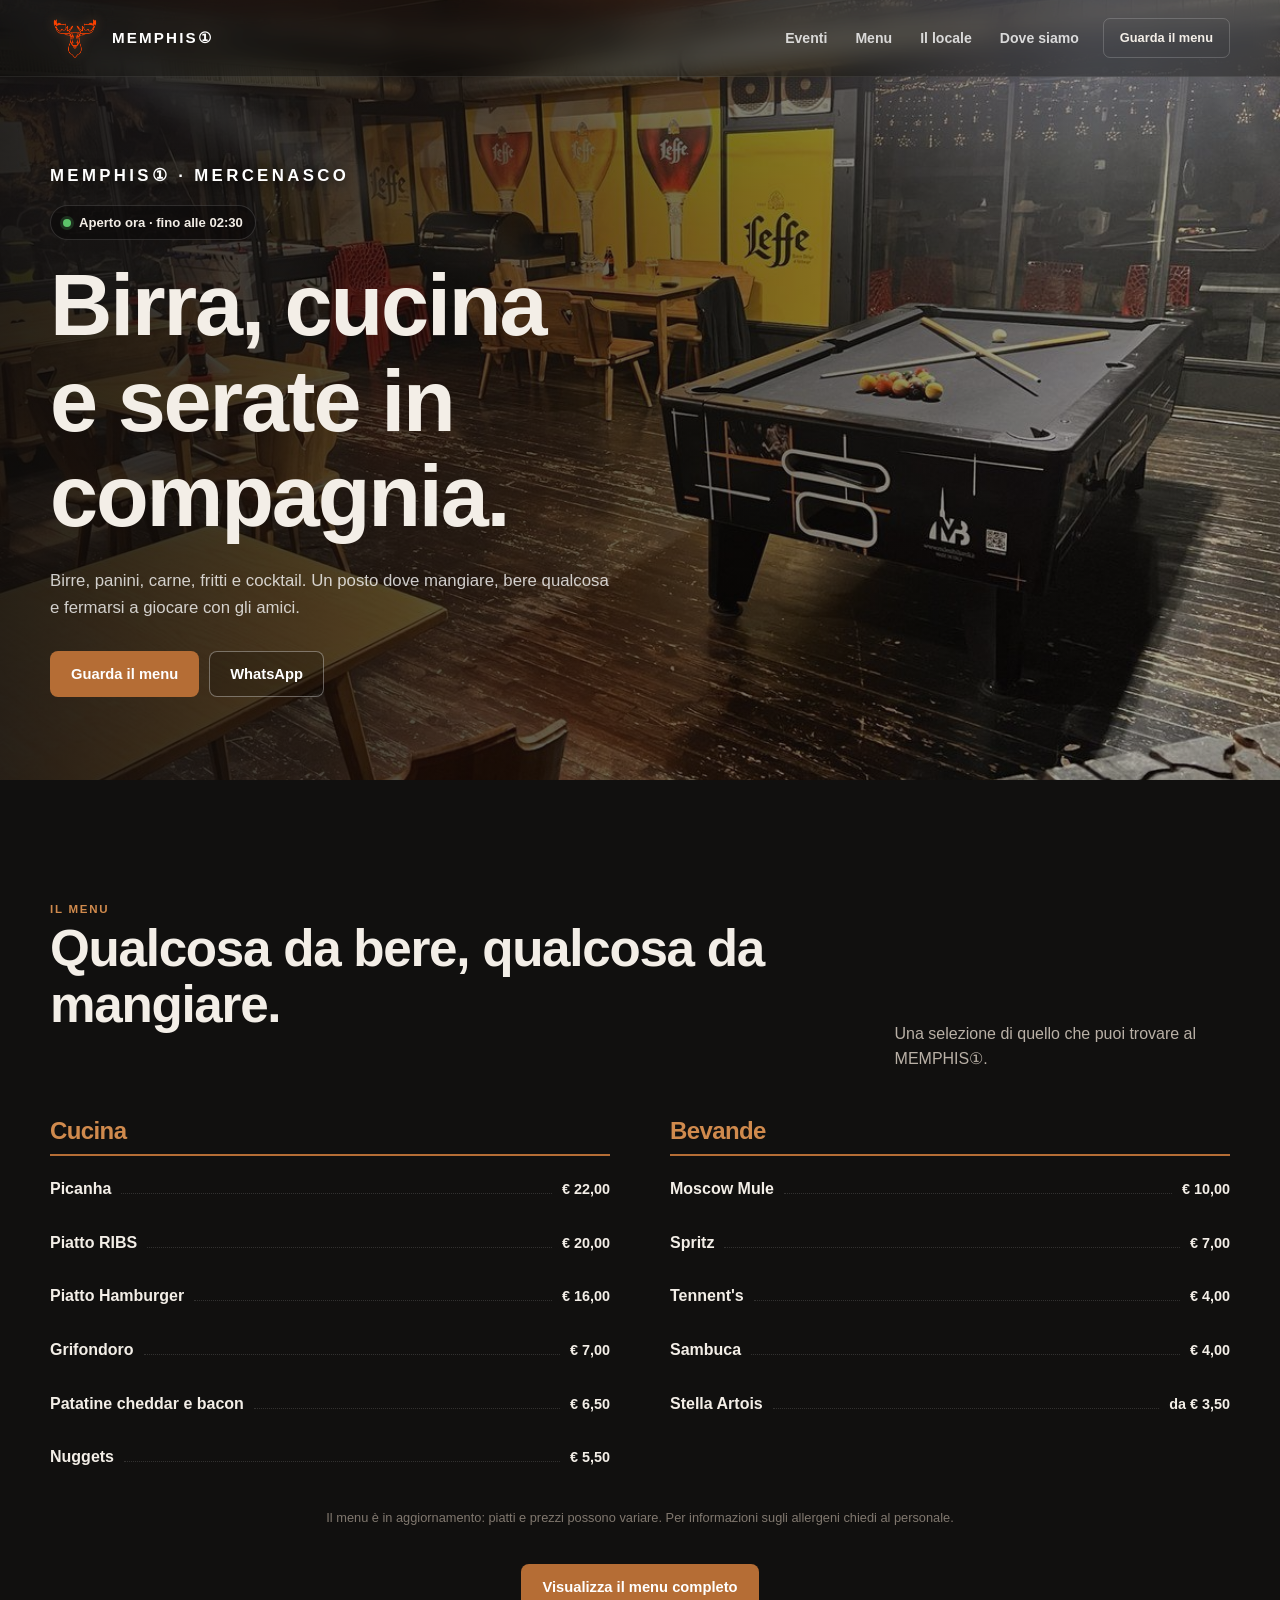
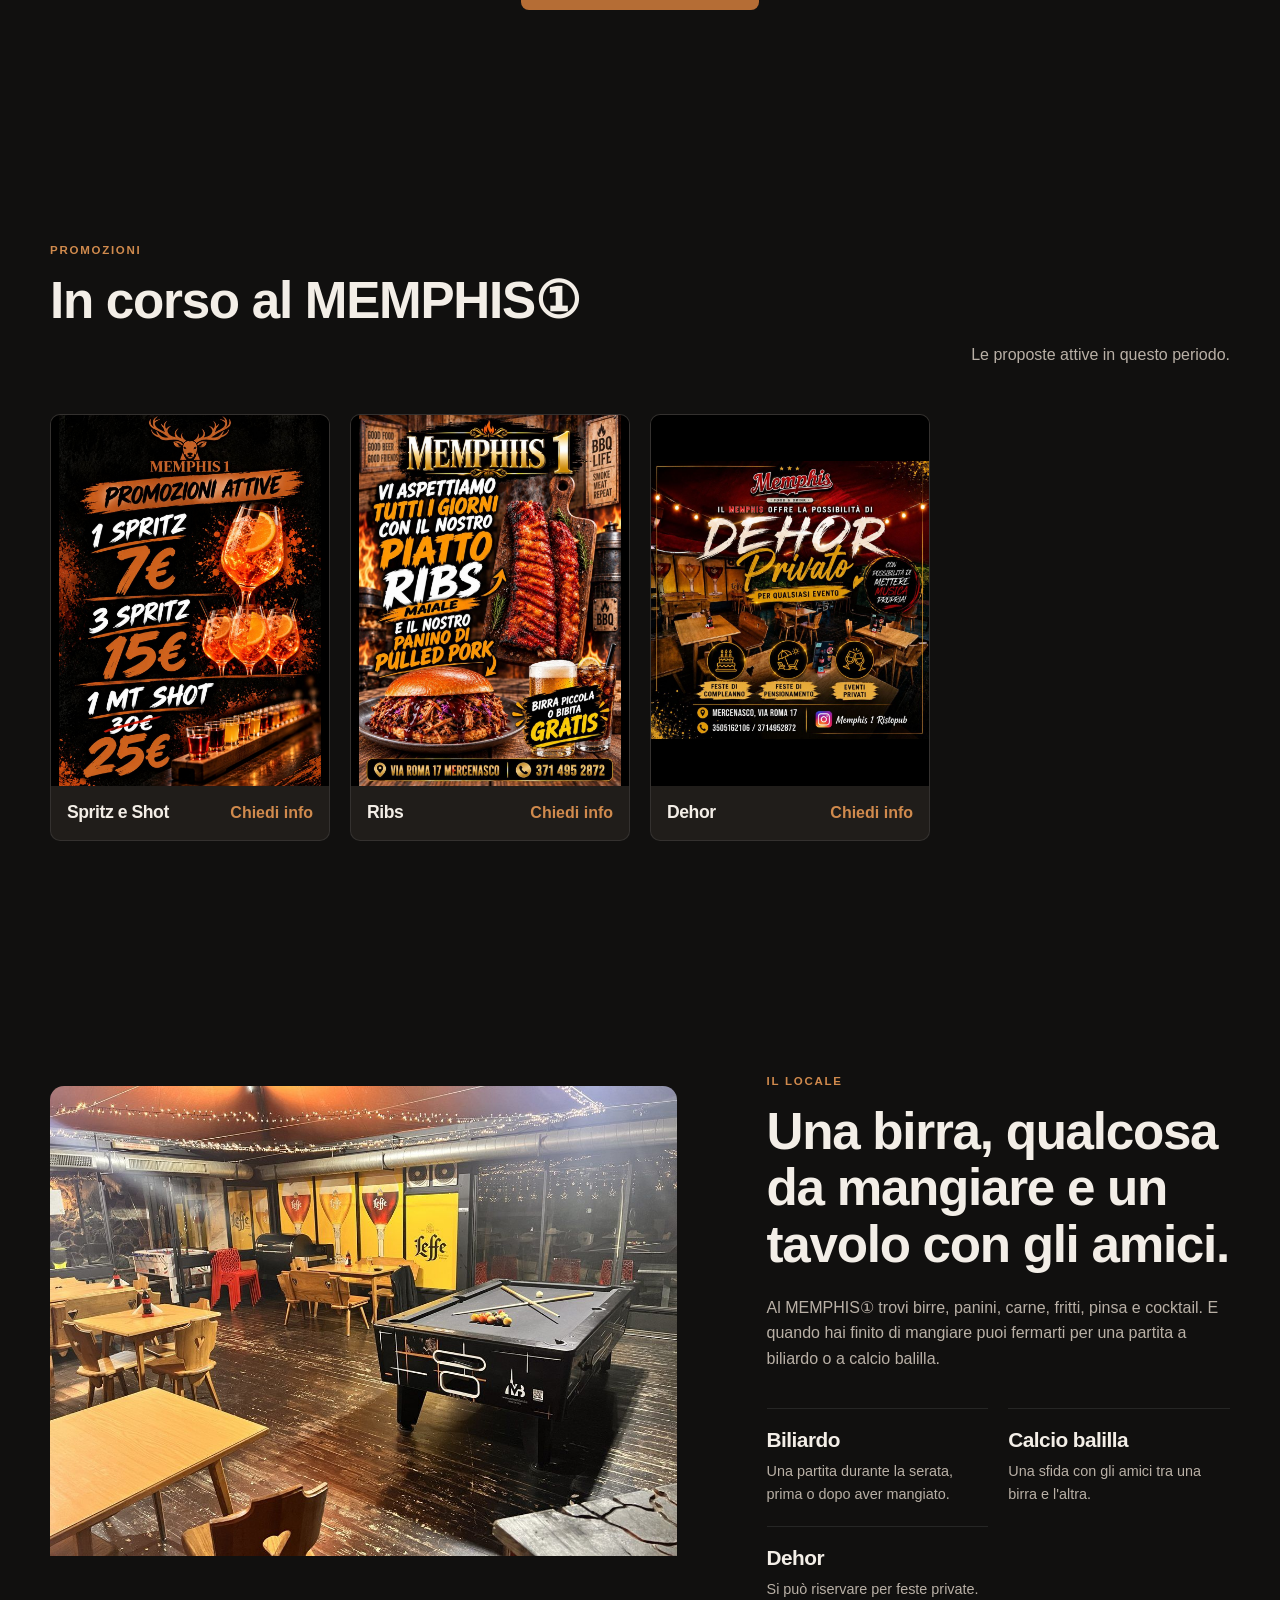
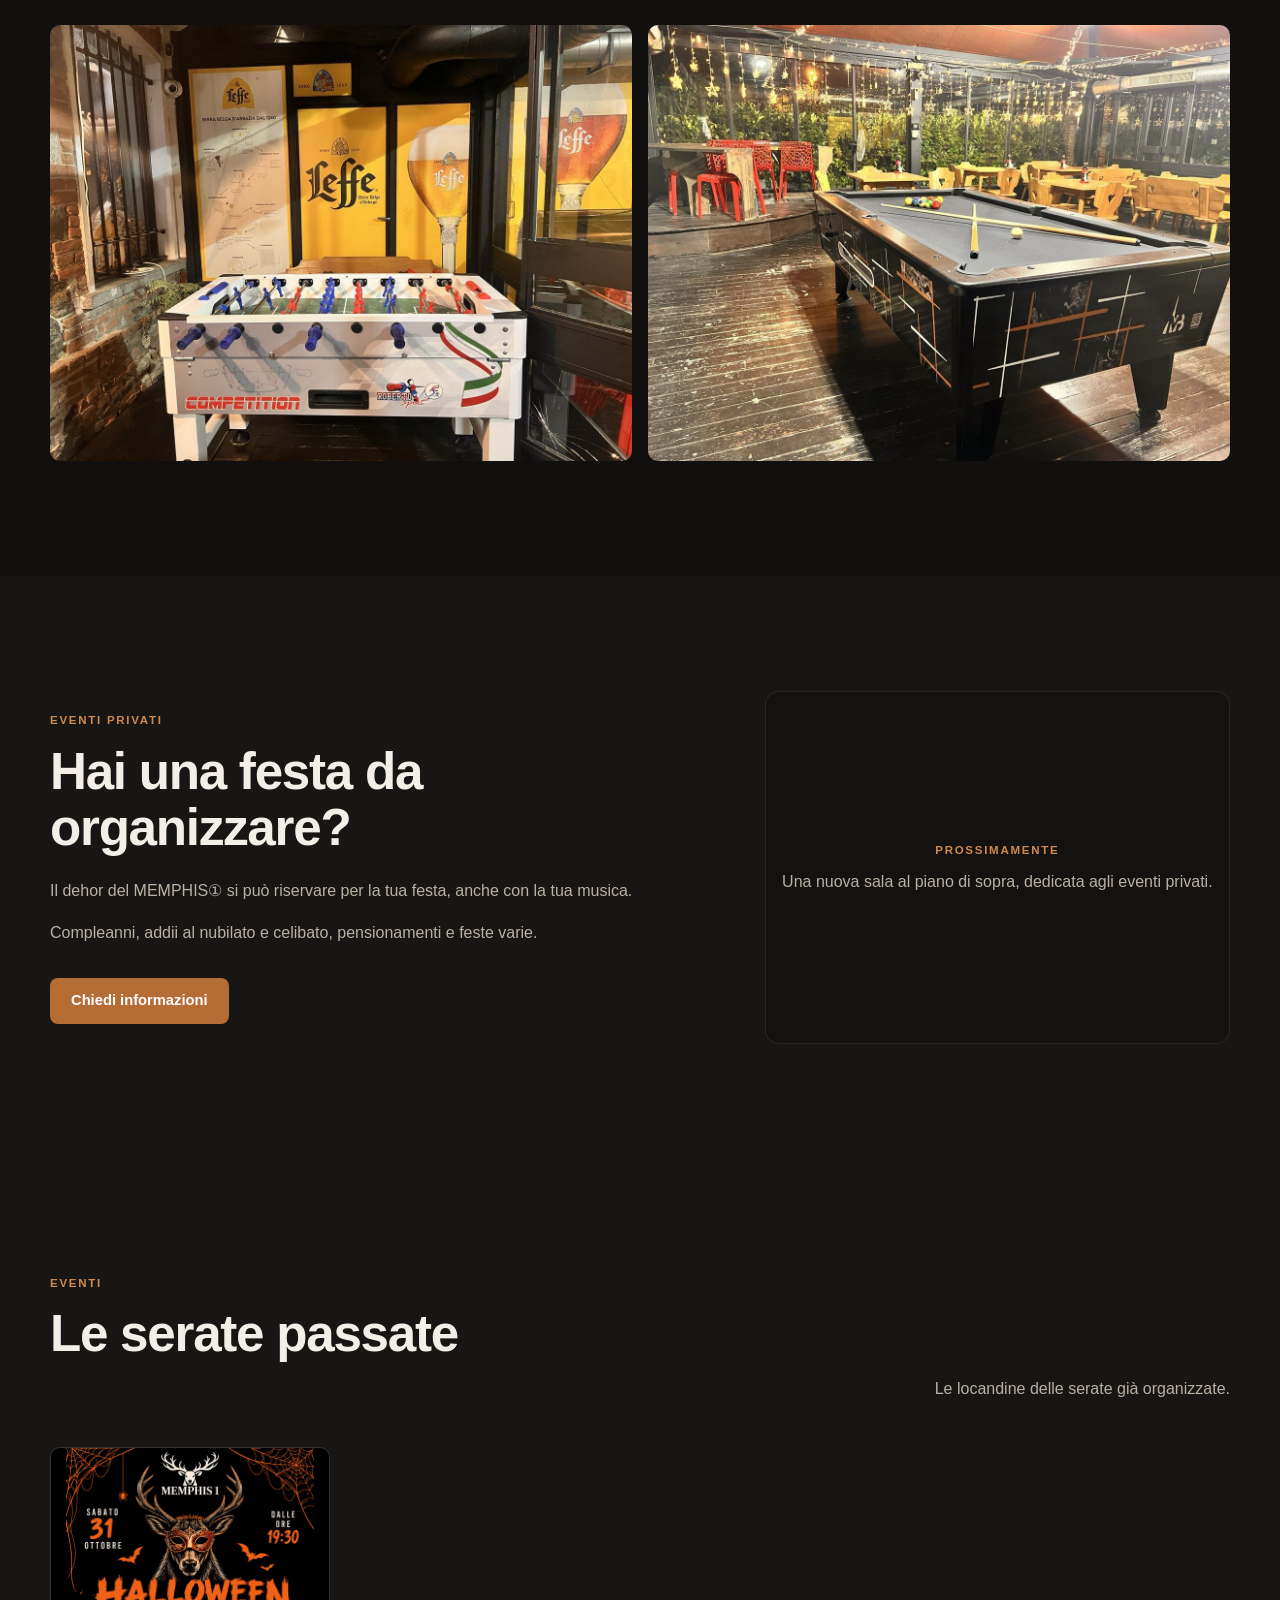
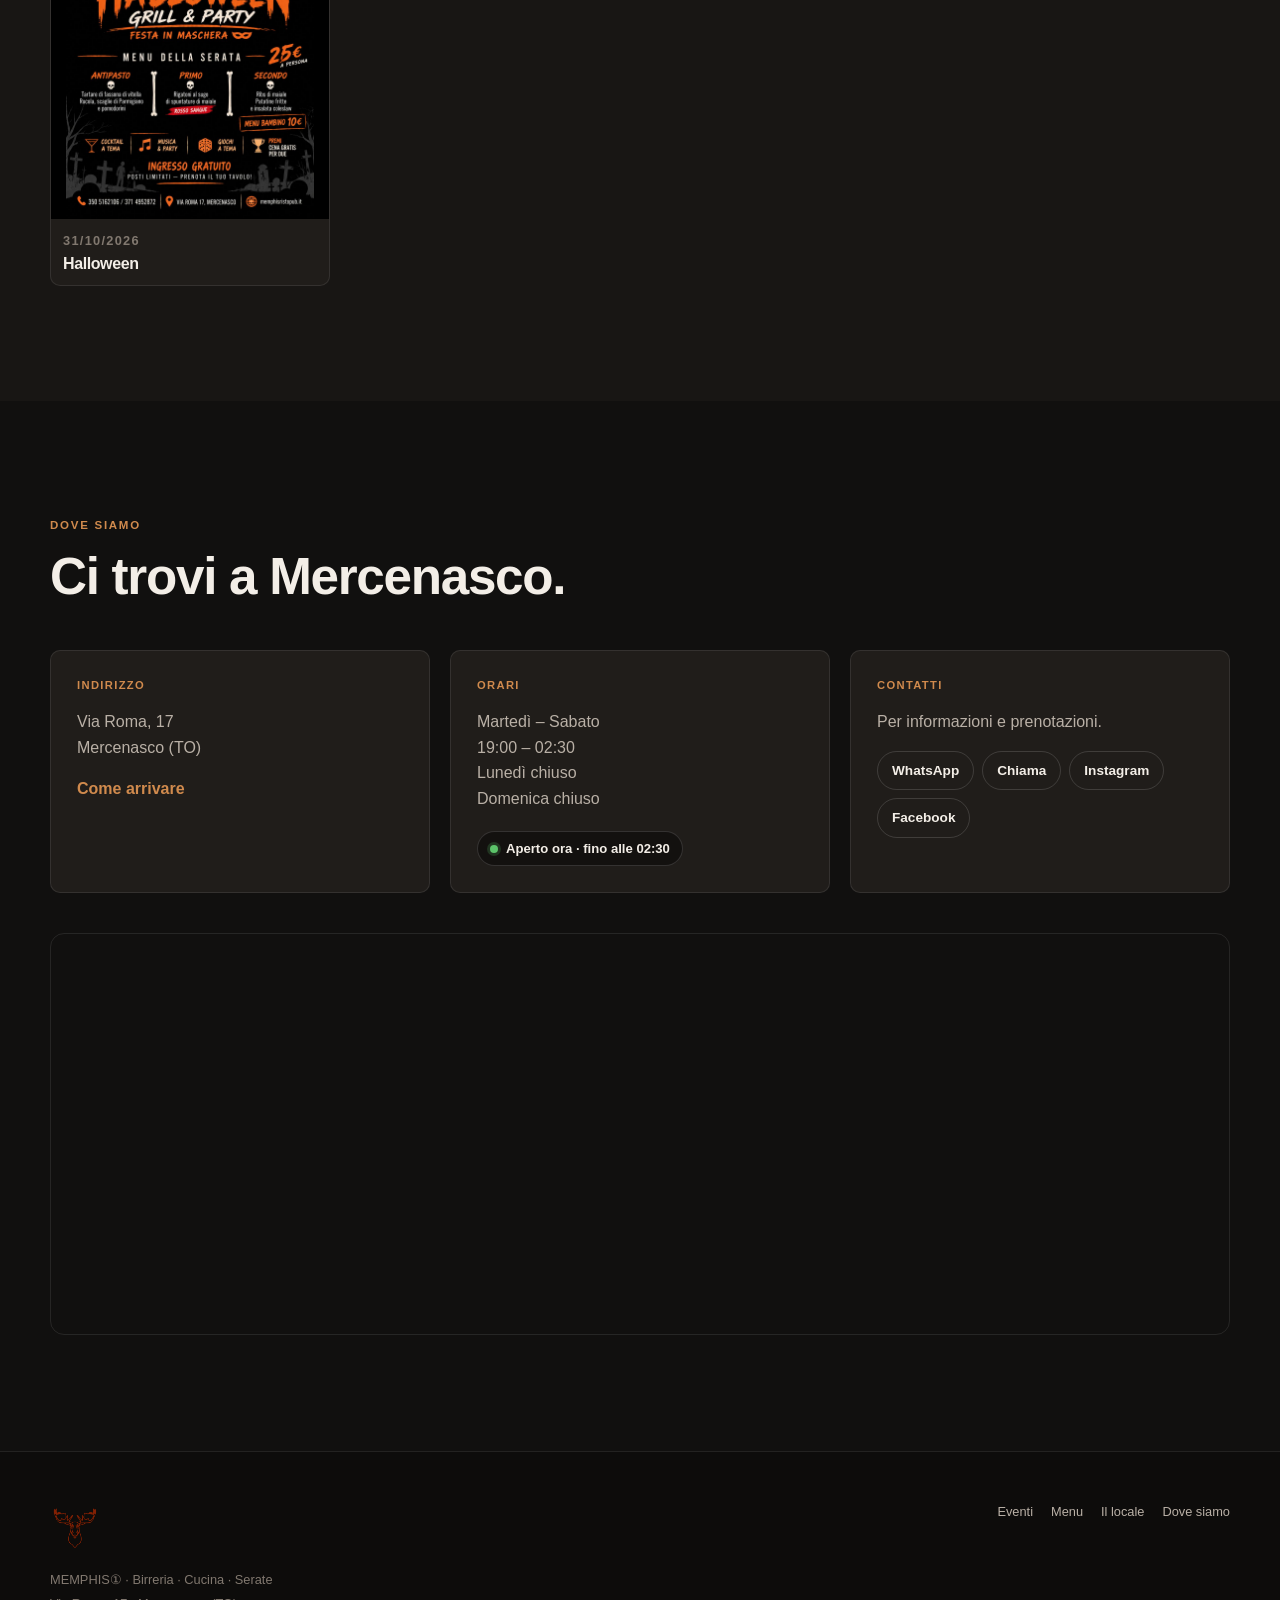
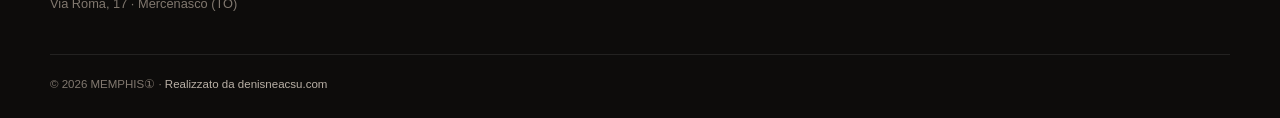
<file: index.html>
<!DOCTYPE html>
<html lang="it">

<head>
    <meta charset="UTF-8">
    <meta name="viewport" content="width=device-width, initial-scale=1.0">

    <title>MEMPHIS① | Birreria e cucina a Mercenasco</title>

    <meta
        name="description"
        content="MEMPHIS① — birreria e cucina a Mercenasco. Birre, panini, carne, fritti, cocktail e serate in compagnia."
    >


    <link rel="canonical" href="https://memphisristopub.it/">

    <!-- Anteprima quando il link viene condiviso (WhatsApp, Facebook...) -->
    <meta property="og:type" content="website">
    <meta property="og:locale" content="it_IT">
    <meta property="og:site_name" content="MEMPHIS①">
    <meta property="og:title" content="MEMPHIS① | Birreria e cucina a Mercenasco">
    <meta property="og:description" content="Birre, hamburger, panini, cocktail e serate in compagnia. Via Roma 17, Mercenasco (TO). Aperto dal martedì al sabato dalle 19:00.">
    <meta property="og:url" content="https://memphisristopub.it/">
    <meta property="og:image" content="https://memphisristopub.it/images/og-logo.jpg">
    <meta property="og:image:width" content="1200">
    <meta property="og:image:height" content="630">
    <meta name="twitter:card" content="summary_large_image">

    <link rel="icon" type="image/png" sizes="32x32" href="images/favicon-32.png">
    <link rel="apple-touch-icon" href="images/apple-touch-icon.png">
    <meta name="theme-color" content="#11100f">

    <!-- Scheda per Google: indirizzo, orari, contatti -->
    <script type="application/ld+json">
    {
        "@context": "https://schema.org",
        "@type": "BarOrPub",
        "name": "Memphis 1 Ristopub",
        "alternateName": "MEMPHIS①",
        "url": "https://memphisristopub.it/",
        "image": "https://memphisristopub.it/images/og-logo.jpg",
        "logo": "https://memphisristopub.it/images/icon-512.png",
        "telephone": "+39 371 495 2872",
        "servesCuisine": ["Hamburger", "Grigliate", "Panini", "Pinsa"],
        "hasMenu": "https://memphisristopub.it/menu.html",
        "address": {
            "@type": "PostalAddress",
            "streetAddress": "Via Roma, 17",
            "addressLocality": "Mercenasco",
            "postalCode": "10010",
            "addressRegion": "TO",
            "addressCountry": "IT"
        },
        "openingHoursSpecification": [
            {
                "@type": "OpeningHoursSpecification",
                "dayOfWeek": ["Tuesday", "Wednesday", "Thursday", "Friday", "Saturday"],
                "opens": "19:00",
                "closes": "02:30"
            }
        ],
        "sameAs": [
            "https://www.instagram.com/memphisristopub",
            "https://www.facebook.com/profile.php?id=61581220463840"
        ]
    }
    </script>

    <link rel="stylesheet" href="css/style.css">
</head>



<body>

    <!-- ================================
         HEADER
    ================================= -->

    <header class="site-header">

        <div class="container header-inner">

            <a
                href="#home"
                class="logo"
                aria-label="MEMPHIS① - Home"
            >
                <img
                    src="images/logo.png"
                    alt="MEMPHIS①"
                >

                <span class="logo-name">MEMPHIS①</span>
            </a>


            <nav
                class="desktop-nav"
                id="site-nav"
                aria-label="Navigazione principale"
            >

                <a href="#eventi">
                    Eventi
                </a>

                <a href="#menu">
                    Menu
                </a>

                <a href="#locale">
                    Il locale
                </a>

                <a href="#contatti">
                    Dove siamo
                </a>

            </nav>


            <a
                href="#menu"
                class="header-menu-btn"
            >
                Guarda il menu
            </a>


            <button
                class="nav-toggle"
                type="button"
                aria-controls="site-nav"
                aria-expanded="false"
                aria-label="Apri il menu di navigazione"
            >
                <span></span>
                <span></span>
                <span></span>
            </button>

        </div>

    </header>



    <main>

        <!-- ================================
             HERO
        ================================= -->

        <section
            class="hero"
            id="home"
        >

            <div class="hero-image">

                <img
                    src="images/sala.jpg"
                    alt="Birra e panino al MEMPHIS①"
                >

            </div>


            <div class="hero-overlay"></div>


            <div class="container hero-content">

                <p class="eyebrow">
                    MEMPHIS① · MERCENASCO
                </p>


                <p
                    class="open-status"
                    data-open-status
                    hidden
                ></p>


                <h1>
                    Birra, cucina<br>
                    e serate in compagnia.
                </h1>


                <p class="hero-text">
                    Birre, panini, carne, fritti e cocktail.
                    Un posto dove mangiare, bere qualcosa
                    e fermarsi a giocare con gli amici.
                </p>


                <div class="hero-actions">

                    <a
                        href="#menu"
                        class="btn btn-primary"
                    >
                        Guarda il menu
                    </a>


                    <a
                        href="https://wa.me/393714952872?text=Ciao%21%20Vorrei%20prenotare%20un%20tavolo%20per%20xx%20persone%2C%20giorno%20xx%20alle%20ore%20xx."
                        class="btn btn-outline"
                        target="_blank"
                        rel="noopener"
                    >
                        WhatsApp
                    </a>

                </div>

            </div>

        </section>


        <!-- ================================
            PROSSIMO EVENTO
        ================================= -->

        <section
            class="next-event section"
            id="eventi"
        >

            <div class="container">

                <div class="section-heading">

                    <div>

                        <p class="eyebrow">
                            PROSSIMO EVENTO
                        </p>

                        <h2>
                            Il prossimo appuntamento
                        </h2>

                    </div>

                    <p>
                        Le prossime serate del MEMPHIS①.
                    </p>

                </div>


                <div class="event-feature">

                    <!--
                        Il contenuto viene generato
                        automaticamente da events.js.
                    -->

                </div>


                <div
                    class="upcoming"
                    hidden
                >

                    <h3 class="upcoming-title">
                        In programma
                    </h3>

                    <div class="promos-grid upcoming-grid">

                        <!--
                            Gli altri eventi futuri vengono
                            generati automaticamente da events.js.
                        -->

                    </div>

                </div>

            </div>

        </section>



        <!-- ================================
             MENU
        ================================= -->

        <section class="section menu-preview" id="menu">

            <div class="container">

                <div class="section-heading">
                    <div>
                        <span class="eyebrow">Il menu</span>
                        <h2>Qualcosa da bere, qualcosa da mangiare.</h2>
                    </div>

                    <p>
                        Una selezione di quello che puoi trovare al MEMPHIS①.
                    </p>
                </div>


                <div
                    class="menu-preview-grid"
                    data-menu="featured"
                >

                    <!--
                        Le voci in evidenza vengono caricate
                        automaticamente da menu.json
                        (voci con "featured": true).
                    -->

                </div>


                <p
                    class="menu-preview-note"
                    data-menu-note
                ></p>


                <div class="menu-preview-action">

                    <a href="menu.html" class="btn btn-primary">
                        Visualizza il menu completo
                    </a>

                </div>

            </div>

        </section>


        <!-- ================================
            PROMOZIONI
        ================================= -->

        <section
            class="promos section"
            id="promozioni"
        >

            <div class="container">

                <div class="section-heading">

                    <div>

                        <p class="eyebrow">
                            PROMOZIONI
                        </p>

                        <h2>
                            In corso al MEMPHIS①
                        </h2>

                    </div>

                    <p>
                        Le proposte attive in questo periodo.
                    </p>

                </div>


                <div class="promos-grid">

                    <!--
                        Le promozioni vengono caricate
                        automaticamente da events.json
                        (voci con "type": "promo").
                    -->

                </div>

            </div>

        </section>



        <!-- ================================
             IL LOCALE
        ================================= -->

        <section
            class="locale section"
            id="locale"
        >

            <div class="container locale-grid">

                <div class="locale-image">

                    <img
                        src="images/sala.jpg"
                        alt="Sala del MEMPHIS① con biliardo"
                    >

                </div>


                <div class="locale-content">

                    <p class="eyebrow">
                        IL LOCALE
                    </p>


                    <h2>
                    Una birra, qualcosa da mangiare
                    e un tavolo con gli amici.
                </h2>


                    <p>
                    Al MEMPHIS① trovi birre,
                    panini, carne, fritti, pinsa e cocktail.
                    E quando hai finito di mangiare puoi
                    fermarti per una partita a biliardo
                    o a calcio balilla.
                </p>


                    <div class="activities">

                        <div class="activity">

                            <h3>
                                Biliardo
                            </h3>

                            <p>
                                Una partita durante la serata,
                                prima o dopo aver mangiato.
                            </p>

                        </div>


                        <div class="activity">

                            <h3>
                                Calcio balilla
                            </h3>

                            <p>
                                Una sfida con gli amici
                                tra una birra e l'altra.
                            </p>

                        </div>


                        <div class="activity">

                            <h3>
                                Dehor
                            </h3>

                            <p>
                                Si può riservare per feste private.
                            </p>

                        </div>

                    </div>

                </div>

            </div>


            <div class="container locale-gallery">

                <img
                    src="images/calcetto.jpg"
                    alt="Calcio balilla del MEMPHIS①"
                    loading="lazy"
                >

                <img
                    src="images/sala_atmosfera.jpg"
                    alt="Atmosfera della sala del MEMPHIS①"
                    loading="lazy"
                >

            </div>

        </section>



        <!-- ================================
             EVENTI PRIVATI
        ================================= -->

        <section class="private-events section">

            <div class="container private-events-grid">

                <div class="private-events-content">

                    <p class="eyebrow">
                        EVENTI PRIVATI
                    </p>


                    <h2>
                        Hai una festa da organizzare?
                    </h2>


                    <p>
                        Il dehor del MEMPHIS① si può riservare
                        per la tua festa, anche con la tua musica.
                    </p>


                    <p>
                        Compleanni, addii al nubilato e celibato,
                        pensionamenti e feste varie.
                    </p>


                    <a
                        href="https://wa.me/393714952872?text=Ciao%21%20Vorrei%20informazioni%20per%20organizzare%20una%20festa%20privata%20al%20Memphis."
                        class="btn btn-primary"
                        target="_blank"
                        rel="noopener"
                    >
                        Chiedi informazioni
                    </a>

                </div>


                <div class="private-events-note">

                    <span>
                        PROSSIMAMENTE
                    </span>


                    <p>
                        Una nuova sala al piano di sopra,
                        dedicata agli eventi privati.
                    </p>

                </div>

            </div>

        </section>

        

                
        <!-- ================================
            EVENTI PASSATI
        ================================= -->

        <section class="past-events section">

            <div class="container">

                <div class="section-heading">

                    <div>

                        <p class="eyebrow">
                            EVENTI
                        </p>

                        <h2>
                            Le serate passate
                        </h2>

                    </div>

                    <p>
                        Le locandine delle serate già organizzate.
                    </p>

                </div>


                <div class="past-events-grid">

                    <!--
                        Gli eventi vengono caricati
                        automaticamente da events.json.
                    -->

                </div>

            </div>

        </section>



        <!-- ================================
             CONTATTI
        ================================= -->

        <section
            class="contacts section"
            id="contatti"
        >

            <div class="container">

                <div class="contacts-header">

                    <p class="eyebrow">
                        DOVE SIAMO
                    </p>


                    <h2>
                        Ci trovi a Mercenasco.
                    </h2>

                </div>


                <div class="contacts-grid">

                    <div class="contact-box">

                        <span class="contact-label">
                            INDIRIZZO
                        </span>


                        <p>
                            Via Roma, 17<br>
                            Mercenasco (TO)
                        </p>


                        <a
                            href="https://www.google.com/maps/dir/?api=1&destination=Memphis+1+Ristopub,+Via+Roma+17,+Mercenasco+TO"
                            target="_blank"
                            rel="noopener"
                            class="text-link"
                        >
                            Come arrivare
                        </a>

                    </div>


                    <div class="contact-box">

                        <span class="contact-label">
                            ORARI
                        </span>


                        <p>
                            <!-- orari -->
                            Martedì – Sabato<br>
                            19:00 – 02:30<br>
                            Lunedì chiuso<br>
                            Domenica chiuso
                            <!-- /orari -->
                        </p>


                        <p
                            class="open-status"
                            data-open-status
                            hidden
                        ></p>

                    </div>

                    <div class="contact-box">

                        <span class="contact-label">
                            CONTATTI
                        </span>


                        <p>
                            Per informazioni e prenotazioni.
                        </p>


                        <div class="contact-actions">

                            <a
                                href="https://wa.me/393714952872?text=Ciao%21%20Vorrei%20qualche%20informazione."
                                target="_blank"
                                rel="noopener"
                            >
                                WhatsApp
                            </a>

                            <a href="tel:+393714952872">
                                Chiama
                            </a>

                            <a
                                href="https://www.instagram.com/memphisristopub"
                                target="_blank"
                                rel="noopener"
                            >
                                Instagram
                            </a>

                            <a
                                href="https://www.facebook.com/profile.php?id=61581220463840&locale=it_IT"
                                target="_blank"
                                rel="noopener"
                            >
                                Facebook
                            </a>

                        </div>

                    </div>

                </div>


                <div class="map-container">

                    <iframe
                        src="https://www.google.com/maps/embed?pb=!1m18!1m12!1m3!1d89680.51374259236!2d7.8294267443399335!3d45.37875989656816!2m3!1f0!2f0!3f0!3m2!1i1024!2i768!4f13.1!3m3!1m2!1s0x47888117f30ec0b9%3A0xbcb9d2e49c79af99!2sMemphis%201%20Ristopub!5e0!3m2!1sit!2sit!4v1790357917548!5m2!1sit!2sit"
                        title="Mappa per raggiungere MEMPHIS①"
                        width="100%"
                        height="400"
                        style="border:0;"
                        allowfullscreen
                        loading="lazy"
                        referrerpolicy="no-referrer-when-downgrade">
                    </iframe>

                </div>

            </div>

        </section>

    </main>



    <!-- ================================
         FOOTER
    ================================= -->

    <footer class="site-footer">

        <div class="container footer-inner">

            <div class="footer-brand-info">

                <img
                    src="images/logo.png"
                    alt="MEMPHIS①"
                >


                <p>
                    MEMPHIS① · Birreria · Cucina · Serate
                </p>


                <p>
                    Via Roma, 17 · Mercenasco (TO)
                </p>

            </div>


            <div class="footer-links">

                <a href="#eventi">
                    Eventi
                </a>

                <a href="#menu">
                    Menu
                </a>

                <a href="#locale">
                    Il locale
                </a>

                <a href="#contatti">
                    Dove siamo
                </a>

            </div>


            <p class="copyright">

                © 2026 MEMPHIS① ·

                <a
                    href="https://denisneacsu.com"
                    target="_blank"
                    rel="noopener"
                >
                    Realizzato da denisneacsu.com
                </a>

            </p>

        </div>

    </footer>
    
    <script src="js/events.js"></script>
    <script src="js/menu.js"></script>
    <script src="js/hours.js"></script>
    <script src="js/nav.js"></script>
    <script src="js/notice.js"></script>
</body>

</html>
</file>
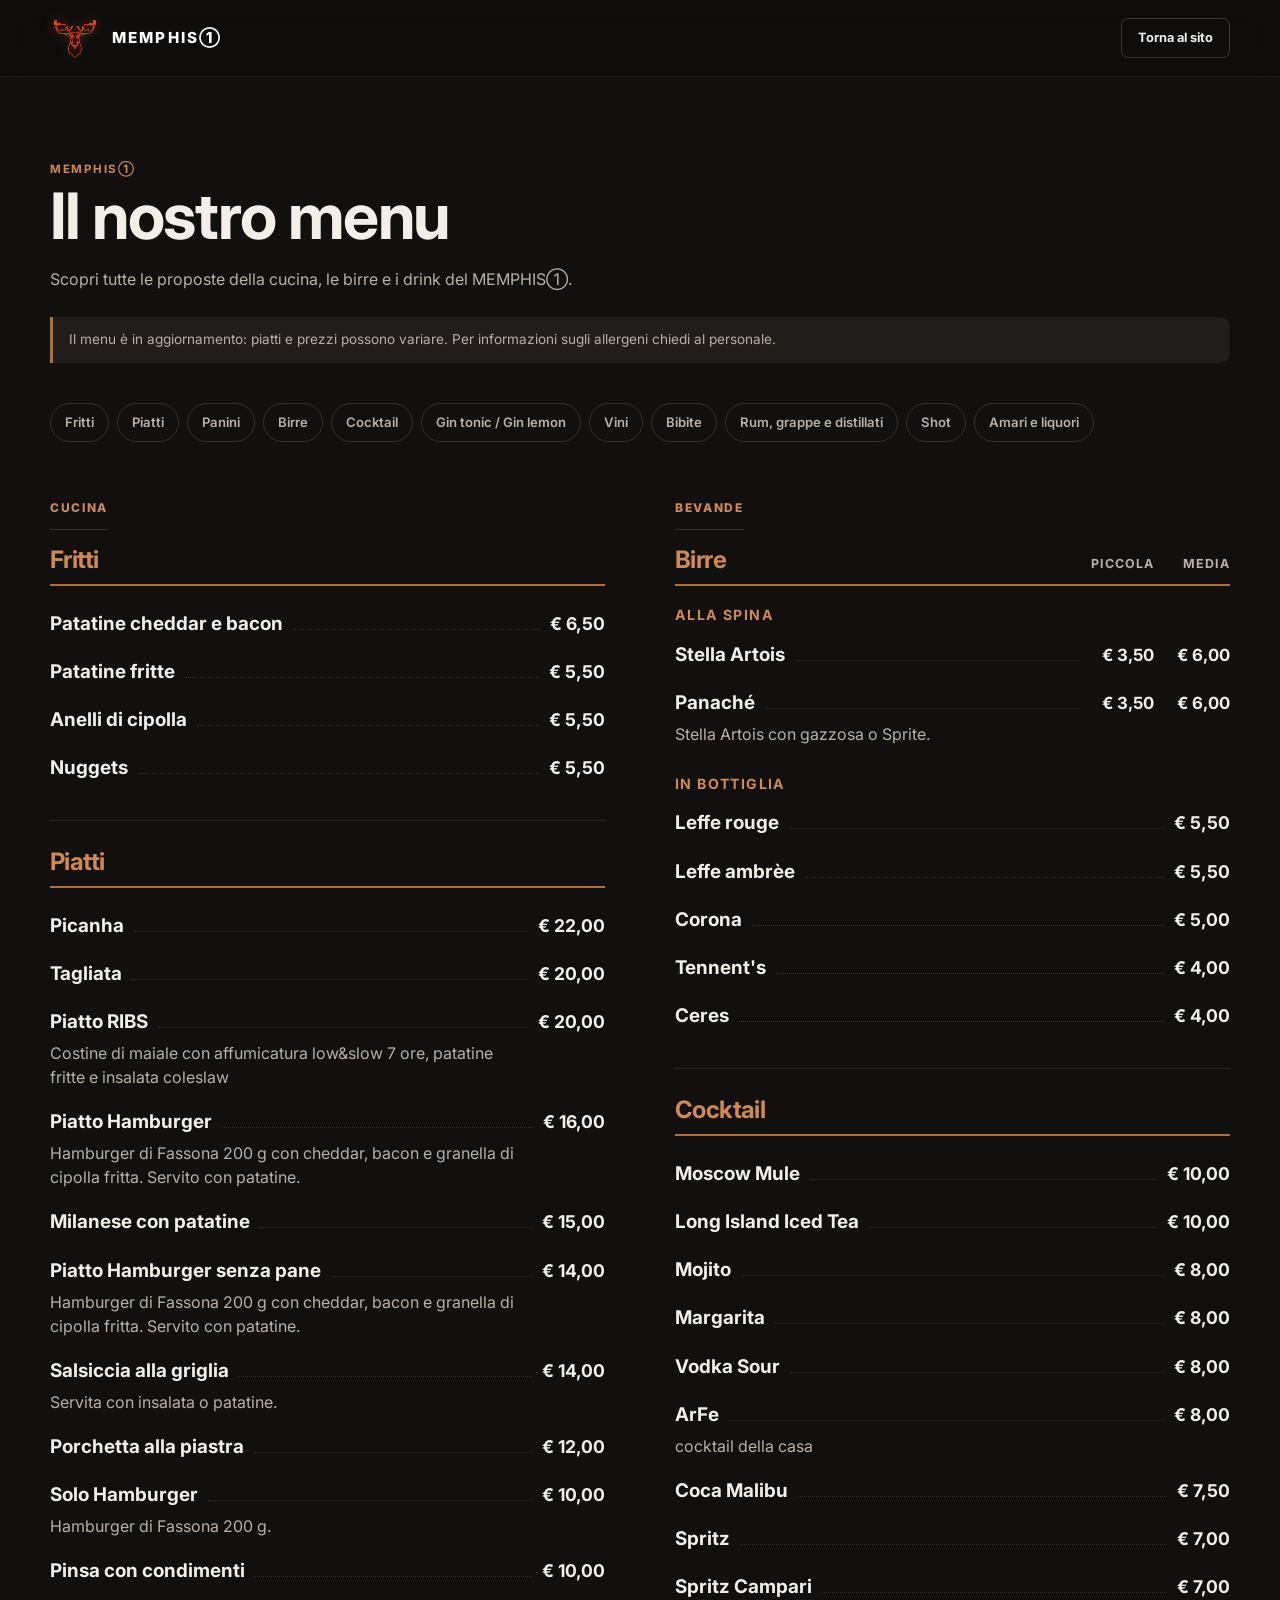
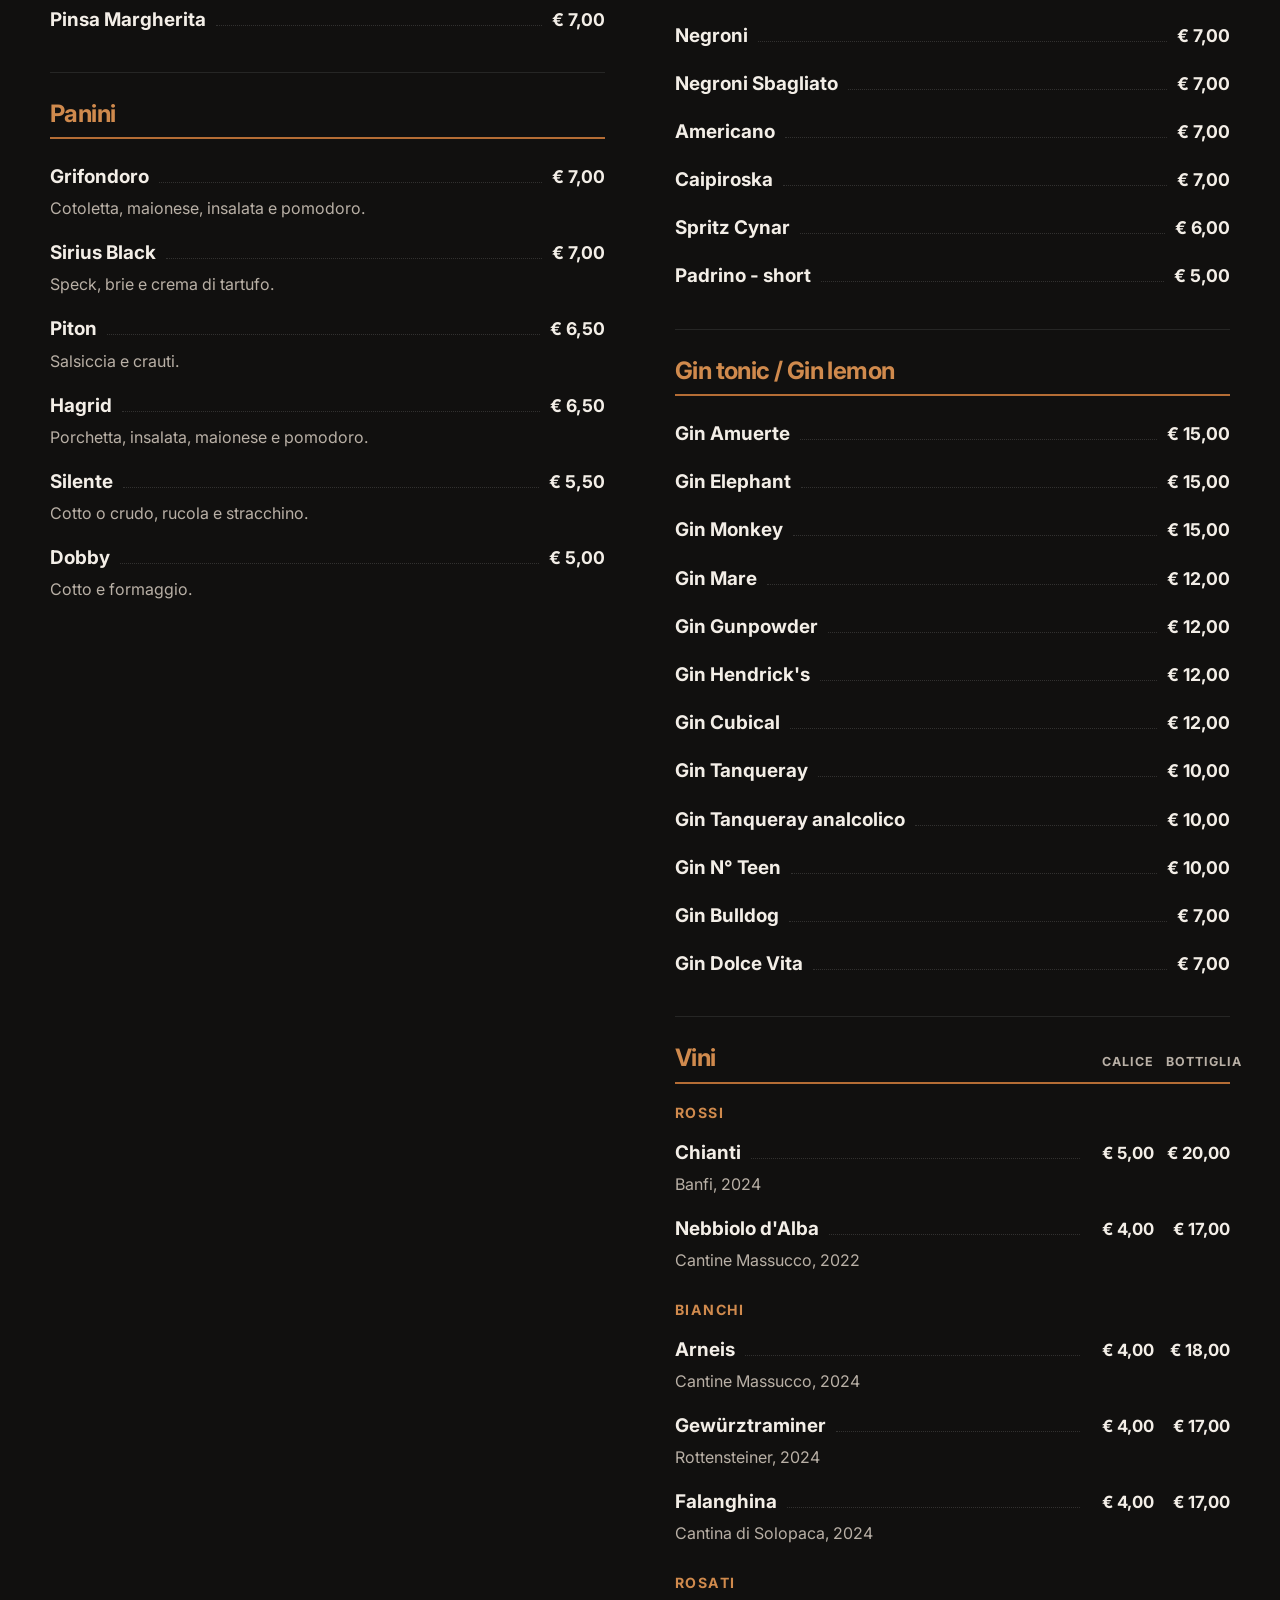
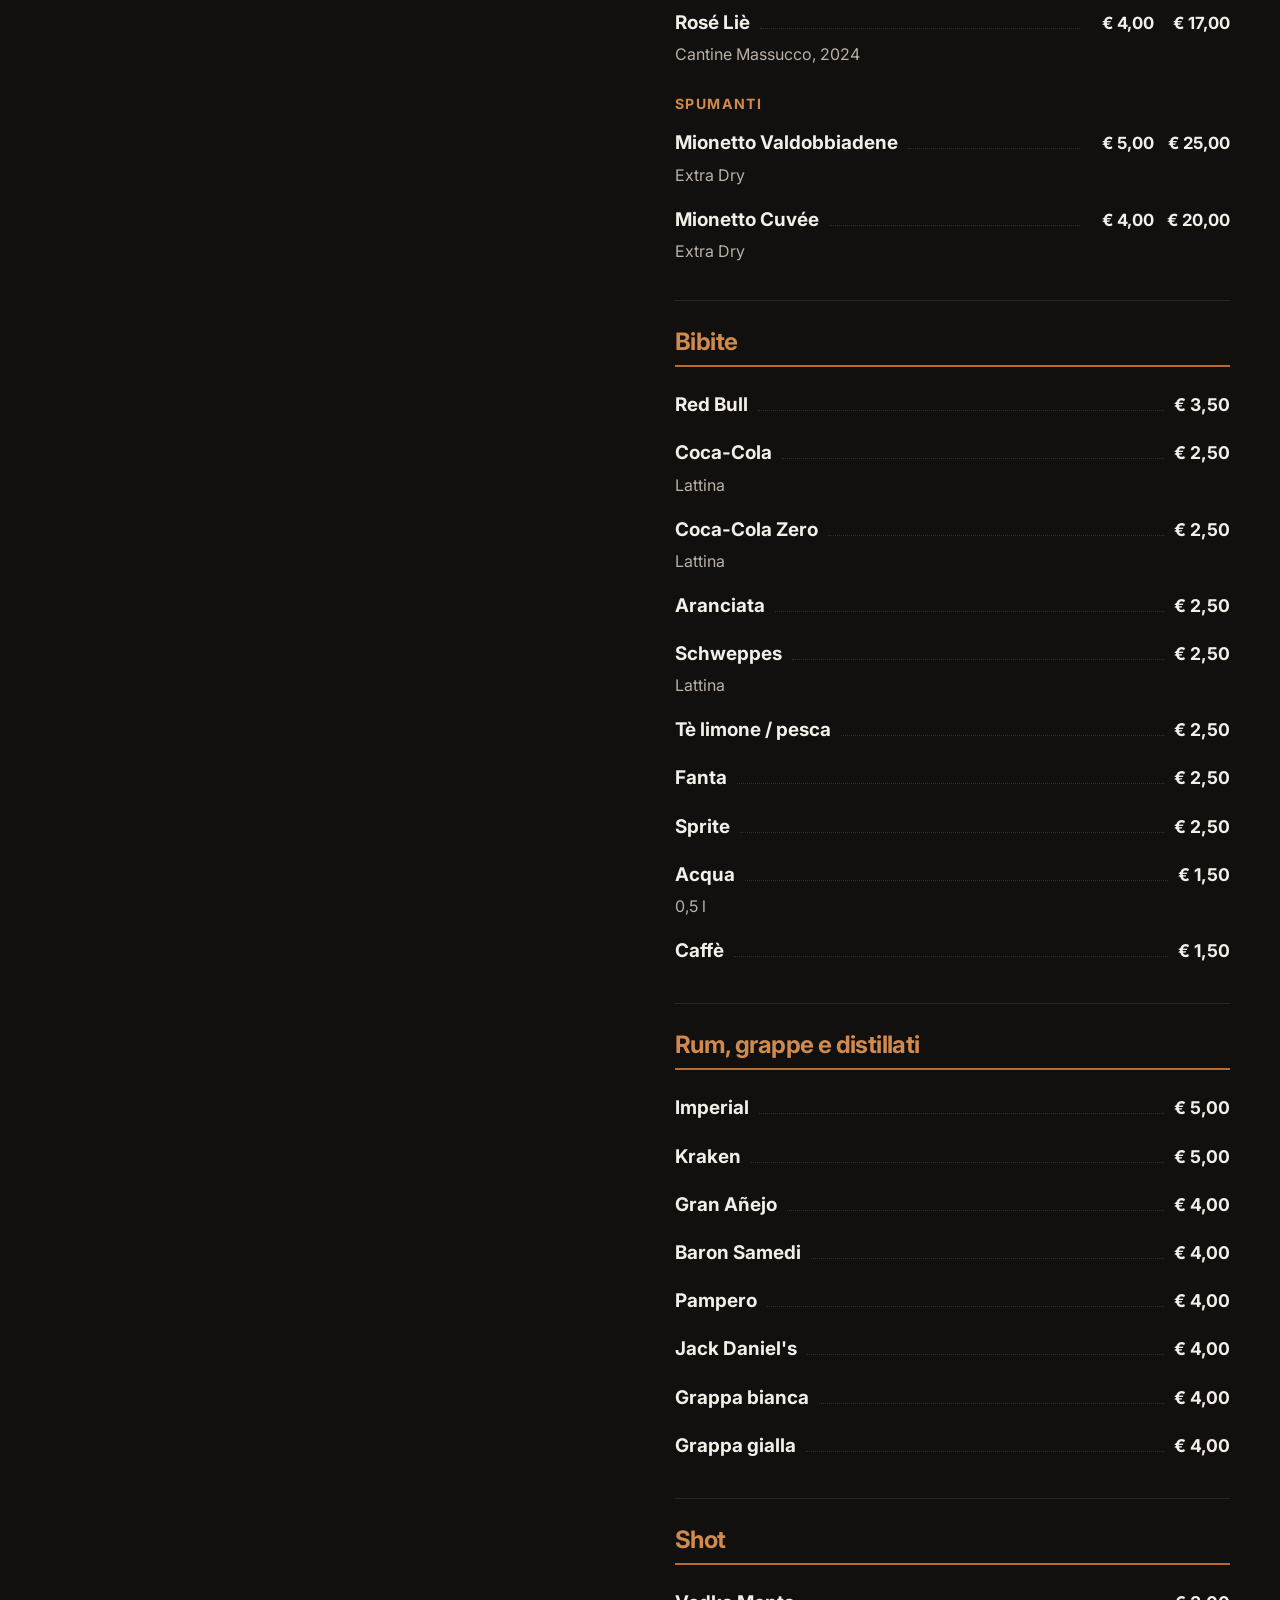
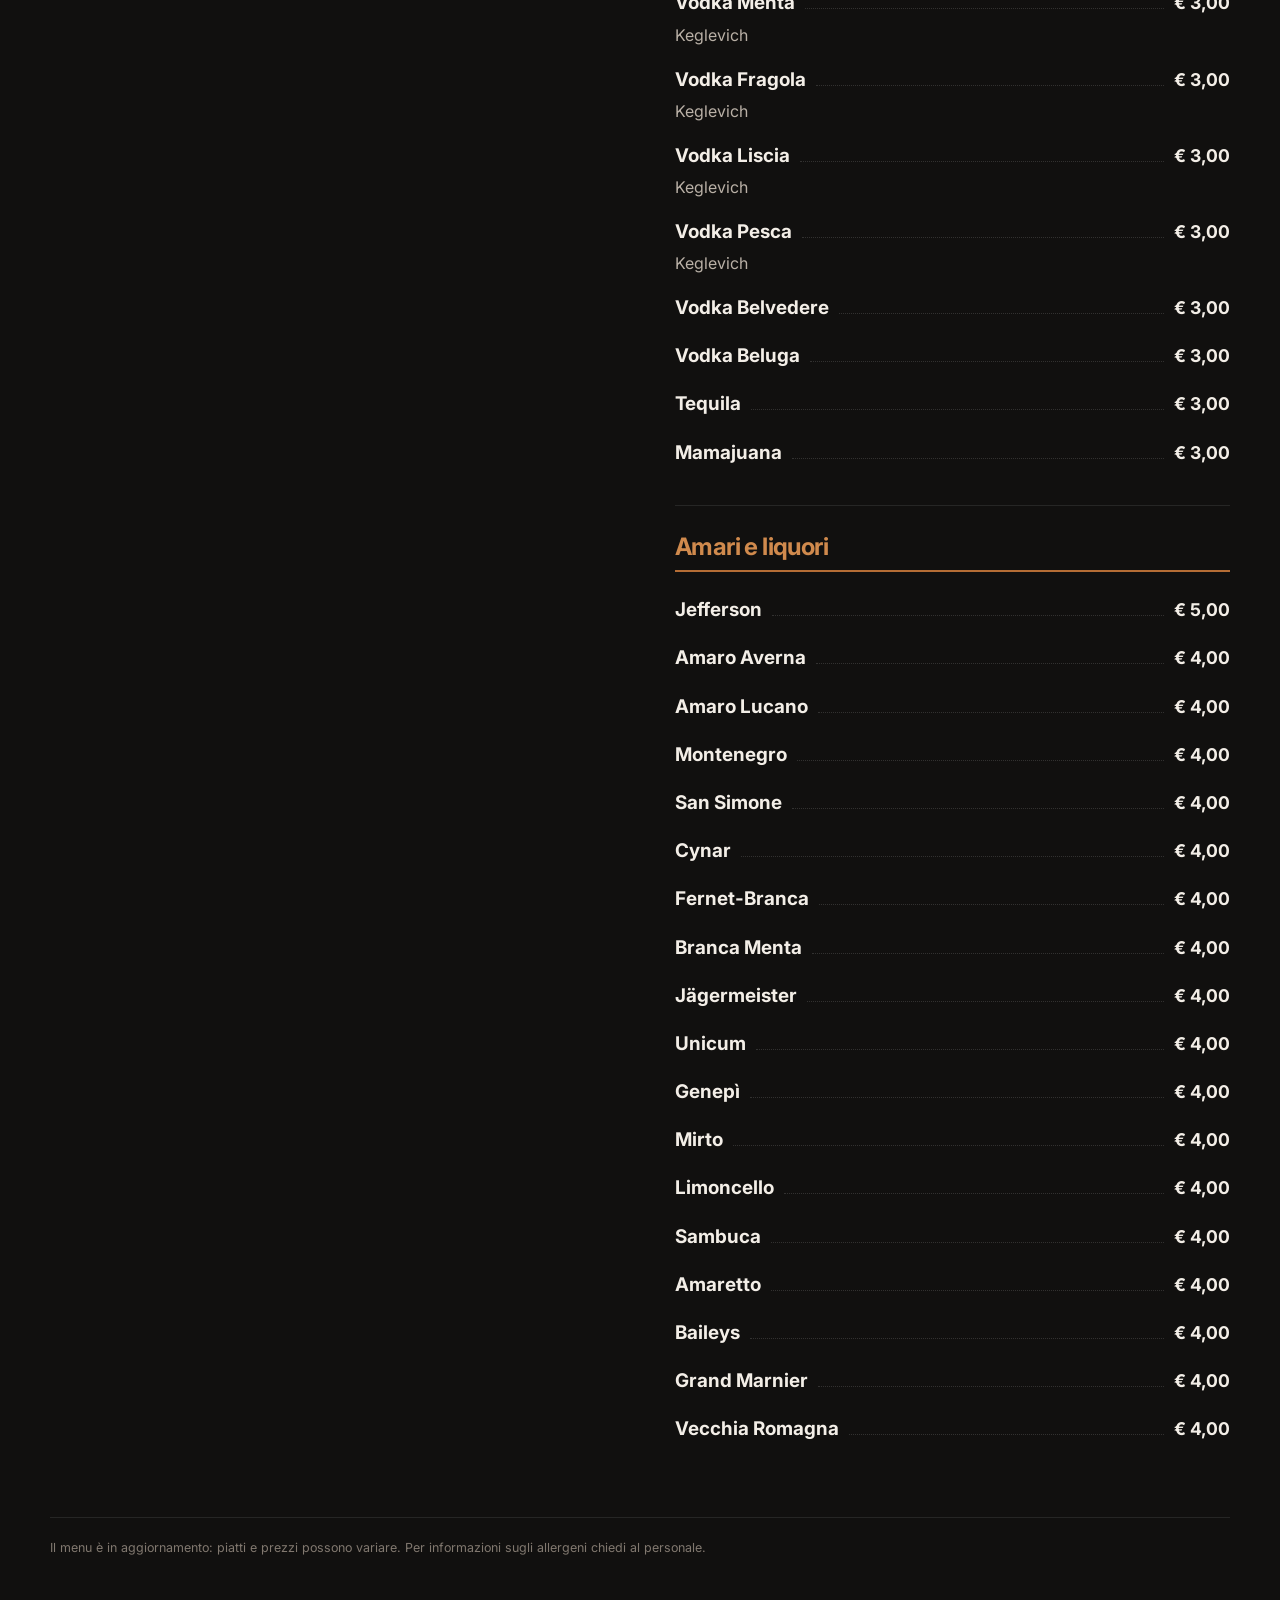
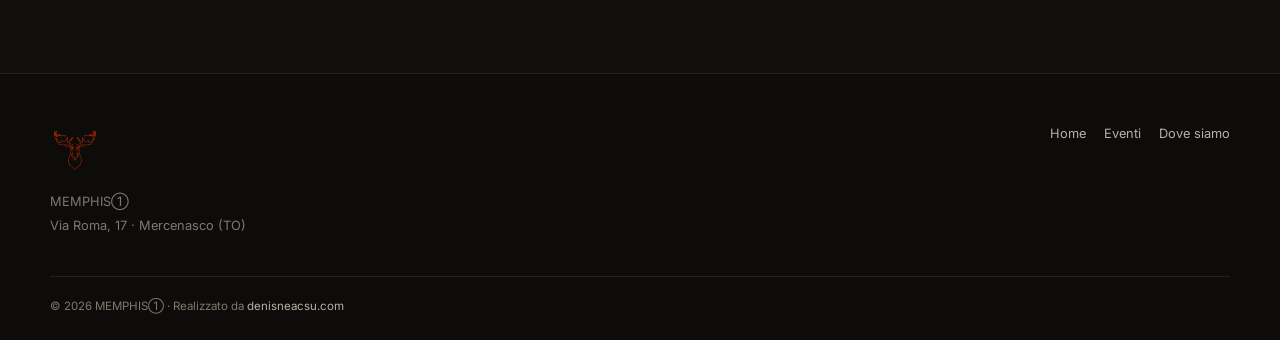
<file: menu.html>
<!DOCTYPE html>
<html lang="it">

<head>

    <meta charset="UTF-8">

    <meta
        name="viewport"
        content="width=device-width, initial-scale=1.0"
    >

    <meta
        name="description"
        content="Menu completo del MEMPHIS① di Mercenasco."
    >

    <title>Menu | MEMPHIS①</title>


    <link rel="canonical" href="https://memphisristopub.it/menu.html">

    <!-- Anteprima quando il link viene condiviso (WhatsApp, Facebook...) -->
    <meta property="og:type" content="website">
    <meta property="og:locale" content="it_IT">
    <meta property="og:site_name" content="MEMPHIS①">
    <meta property="og:title" content="Menu | MEMPHIS①">
    <meta property="og:description" content="Il menu del MEMPHIS① di Mercenasco: fritti, hamburger, panini, birre, cocktail, gin e vini.">
    <meta property="og:url" content="https://memphisristopub.it/menu.html">
    <meta property="og:image" content="https://memphisristopub.it/images/og-logo.jpg">
    <meta property="og:image:width" content="1200">
    <meta property="og:image:height" content="630">
    <meta name="twitter:card" content="summary_large_image">

    <link rel="icon" type="image/png" sizes="32x32" href="images/favicon-32.png">
    <link rel="apple-touch-icon" href="images/apple-touch-icon.png">
    <meta name="theme-color" content="#11100f">

    <link rel="preconnect" href="https://fonts.googleapis.com">
    <link rel="preconnect" href="https://fonts.gstatic.com" crossorigin>
    <link rel="stylesheet" href="https://fonts.googleapis.com/css2?family=Inter:wght@400;600;700;800&display=swap">

    <link rel="stylesheet" href="css/style.css">

</head>


<body>

<header class="site-header">

    <div class="container header-inner">

        <a href="index.html" class="logo">
            <img
                src="images/logo.png"
                alt="MEMPHIS①"
            >

                <span class="logo-name">MEMPHIS①</span>
        </a>

        <a
            href="index.html"
            class="header-menu-btn"
        >
            Torna al sito
        </a>

    </div>

</header>


<main>

    <section class="section menu-page">

        <div class="container">

            <div class="menu-page-header">

                <span class="eyebrow">
                    MEMPHIS①
                </span>

                <h1>
                    Il nostro menu
                </h1>

                <p>
                    Scopri tutte le proposte della cucina,
                    le birre e i drink del MEMPHIS①.
                </p>

            </div>


            <p
                class="menu-note-top"
                data-menu-note
            ></p>


            <div data-menu="full">

                <!--
                    Il menu completo viene caricato
                    automaticamente da menu.json.
                -->

            </div>


            <div class="menu-note">
                <p data-menu-note></p>
            </div>

        </div>

    </section>

</main>


<footer class="site-footer">

    <div class="container footer-inner">

        <div class="footer-brand-info">

            <img
                src="images/logo.png"
                alt="MEMPHIS①"
            >

            <p>
                MEMPHIS①
            </p>

            <p>
                Via Roma, 17 · Mercenasco (TO)
            </p>

        </div>

        <div class="footer-links">

            <a href="index.html">
                Home
            </a>

            <a href="index.html#eventi">
                Eventi
            </a>

            <a href="index.html#contatti">
                Dove siamo
            </a>

        </div>

        <p class="copyright">
            © 2026 MEMPHIS① ·
            Realizzato da
            <a
                href="https://denisneacsu.com"
                target="_blank"
                rel="noopener"
            >
                denisneacsu.com
            </a>
        </p>

    </div>

</footer>

<script src="js/menu.js"></script>
<script src="js/notice.js"></script>

</body>

</html>
</file>
<file: css/style.css>
/* =========================================================
   1. VARIABLES
========================================================= */

:root {

    --bg: #11100f;
    --bg-soft: #181614;
    --bg-card: #201d1a;

    --text: #f3eee7;
    --text-soft: #b9b0a6;
    --text-muted: #81786f;

    --accent: #b56d35;
    --accent-light: #d08a4d;
    --accent-dark: #8e4f26;

    --border: rgba(255, 255, 255, 0.09);
    --border-light: rgba(255, 255, 255, 0.14);

    --white: #ffffff;

    --container: 1180px;

    --radius: 10px;
    --radius-large: 14px;

    --section-space: clamp(72px, 9vw, 120px);

    --transition: 180ms ease;
}


/* =========================================================
   2. RESET
========================================================= */

*,
*::before,
*::after {
    box-sizing: border-box;
}


html {
    scroll-behavior: smooth;
}


body {
    margin: 0;

    background: var(--bg);
    color: var(--text);

    font-family:
        Inter,
        -apple-system,
        BlinkMacSystemFont,
        "Segoe UI",
        sans-serif;

    line-height: 1.6;

    overflow-x: hidden;
}


img {
    display: block;
    max-width: 100%;
}


a {
    color: inherit;
    text-decoration: none;
}


button,
a {
    -webkit-tap-highlight-color: transparent;
}


::selection {
    background: var(--accent);
    color: var(--white);
}


/* =========================================================
   3. BASE
========================================================= */

.container {
    width: min(
        calc(100% - 40px),
        var(--container)
    );

    margin-inline: auto;
}


.section {
    padding-block: var(--section-space);
}


h1,
h2,
h3,
p {
    margin-top: 0;
}


h1,
h2,
h3 {
    line-height: 1.1;
    letter-spacing: -0.025em;
}


h1 {
    font-size: clamp(2.6rem, 7vw, 5.4rem);
}


h2 {
    font-size: clamp(2rem, 4vw, 3.4rem);
}


h3 {
    font-size: 1.3rem;
}


p {
    color: var(--text-soft);
}


.eyebrow {
    margin-bottom: 14px;

    color: var(--accent-light);

    font-size: 0.72rem;
    font-weight: 700;

    letter-spacing: 0.15em;
    text-transform: uppercase;
}


/* =========================================================
   4. BUTTONS
========================================================= */

.btn {
    display: inline-flex;

    min-height: 46px;
    padding: 0 20px;

    align-items: center;
    justify-content: center;

    border: 1px solid transparent;
    border-radius: 8px;

    font-size: 0.92rem;
    font-weight: 700;

    transition:
        background-color var(--transition),
        border-color var(--transition),
        color var(--transition),
        transform var(--transition);
}


.btn:hover {
    transform: translateY(-1px);
}


.btn-primary {
    background: var(--accent);
    color: var(--white);
}


.btn-primary:hover {
    background: var(--accent-light);
}


.btn-outline {
    border-color: rgba(255, 255, 255, 0.35);
    background: rgba(0, 0, 0, 0.18);

    color: var(--white);
}


.btn-outline:hover {
    border-color: var(--white);
}


.text-link {
    display: inline-block;

    color: var(--accent-light);

    font-weight: 700;

    border-bottom: 1px solid transparent;

    transition:
        color var(--transition),
        border-color var(--transition);
}


.text-link:hover {
    color: var(--white);
    border-color: var(--white);
}


/* =========================================================
   5. HEADER
========================================================= */

.site-header {
    position: absolute;
    top: 0;
    left: 0;

    width: 100%;

    z-index: 20;

    border-bottom: 1px solid rgba(255, 255, 255, 0.08);

    background: rgba(10, 9, 8, 0.35);
    backdrop-filter: blur(12px);
}


.header-inner {
    min-height: 76px;

    display: flex;
    align-items: center;
    justify-content: space-between;

    gap: 24px;
}


.logo {
    display: flex;
    align-items: center;

    gap: 10px;

    flex-shrink: 0;
}


/* Il logo originale è rosso scuro a linee sottili: lo schiarisco sul fondo scuro */
.logo img {
    width: 52px;
    height: 52px;

    object-fit: contain;

    filter:
        brightness(2.1)
        saturate(1.1)
        drop-shadow(0 0 6px rgba(208, 138, 77, 0.45));
}


.logo-name {
    color: var(--white);

    font-size: 0.95rem;
    font-weight: 800;

    letter-spacing: 0.14em;
}


.desktop-nav {
    display: flex;
    align-items: center;
    gap: 28px;

    margin-left: auto;
}


.desktop-nav a {
    color: rgba(255, 255, 255, 0.8);

    font-size: 0.88rem;
    font-weight: 600;

    transition:
        color var(--transition);
}


.desktop-nav a:hover {
    color: var(--white);
}


.header-menu-btn {
    display: inline-flex;

    min-height: 40px;
    padding: 0 16px;

    align-items: center;
    justify-content: center;

    border: 1px solid rgba(255, 255, 255, 0.18);
    border-radius: 7px;

    font-size: 0.8rem;
    font-weight: 700;

    transition:
        background-color var(--transition),
        border-color var(--transition);
}


.header-menu-btn:hover {
    background: rgba(255, 255, 255, 0.08);
    border-color: rgba(255, 255, 255, 0.35);
}


/* =========================================================
   6. HERO
========================================================= */

.hero {
    position: relative;

    min-height: min(780px, 92vh);

    display: flex;
    align-items: center;

    overflow: hidden;
}


.hero-image,
.hero-overlay {
    position: absolute;
    inset: 0;
}


.hero-image img {
    width: 100%;
    height: 100%;

    object-fit: cover;
}


.hero-overlay {
    background:
        linear-gradient(
            90deg,
            rgba(10, 8, 7, 0.88) 0%,
            rgba(10, 8, 7, 0.62) 45%,
            rgba(10, 8, 7, 0.25) 100%
        );
}


.hero-content {
    position: relative;
    z-index: 2;

    padding-top: 80px;
}


/* Nome del locale nell'hero: più grande e leggibile sopra la foto */
.hero .eyebrow {
    margin-bottom: 16px;

    color: var(--white);

    font-size: clamp(0.9rem, 2.4vw, 1.05rem);
    font-weight: 800;

    letter-spacing: 0.2em;

    text-shadow: 0 2px 12px rgba(0, 0, 0, 0.85);
}


.hero h1 {
    max-width: 760px;

    margin-bottom: 24px;
}


.hero-text {
    max-width: 570px;

    margin-bottom: 30px;

    color: rgba(255, 255, 255, 0.78);

    font-size: 1.05rem;
}


.hero-actions {
    display: flex;
    flex-wrap: wrap;
    gap: 10px;
}


/* =========================================================
   7. SECTION HEADING
========================================================= */

.section-heading {
    display: flex;

    align-items: flex-end;
    justify-content: space-between;

    gap: 40px;

    margin-bottom: 42px;
}


.section-heading > p {
    max-width: 390px;

    margin-bottom: 4px;
}


/* =========================================================
   8. INTRO
========================================================= */

.intro {
    background: var(--bg-soft);
}


.intro-content {
    max-width: 850px;
}


.intro h2 {
    max-width: 760px;

    margin-bottom: 22px;
}


.intro p:last-child {
    max-width: 680px;

    font-size: 1.05rem;
}


/* Badge "Aperto ora / Chiuso" (js/hours.js) */

.open-status {
    display: inline-flex;
    align-items: center;

    gap: 8px;

    margin-bottom: 18px;
    padding: 6px 12px;

    border: 1px solid var(--border-light);
    border-radius: 999px;

    background: rgba(10, 9, 8, 0.55);

    color: var(--text);

    font-size: 0.82rem;
    font-weight: 600;
}


.open-status[hidden] {
    display: none;
}


.open-status::before {
    content: "";

    width: 8px;
    height: 8px;

    border-radius: 50%;

    background: var(--text-muted);
}


.open-status.is-open::before {
    background: #5cc46a;

    box-shadow: 0 0 0 3px rgba(92, 196, 106, 0.2);
}


.contact-box .open-status {
    margin: 4px 0 0;
}


/* Pulsante navigazione mobile (js/nav.js) */

.nav-toggle {
    display: none;
}


/* Avviso in fondo allo schermo (js/notice.js, notice.json) */

.site-notice {
    position: fixed;
    left: 16px;
    right: 16px;
    bottom: 16px;

    z-index: 50;

    display: flex;
    align-items: center;

    gap: 12px;

    max-width: 720px;

    margin-inline: auto;
    padding: 12px 12px 12px 18px;

    border-radius: var(--radius);

    background: var(--accent);

    box-shadow: 0 10px 30px rgba(0, 0, 0, 0.45);
}


.site-notice p {
    flex: 1;

    margin: 0;

    color: var(--white);

    font-size: 0.92rem;
    font-weight: 600;

    line-height: 1.4;
}


.site-notice button {
    flex-shrink: 0;

    width: 34px;
    height: 34px;

    border: 0;
    border-radius: 50%;

    background: rgba(0, 0, 0, 0.18);

    color: var(--white);

    font-size: 1.3rem;
    line-height: 1;

    cursor: pointer;
}


/* =========================================================
   9. NEXT EVENT
========================================================= */

.next-event {
    background: #151311;
}


.event-feature {
    display: grid;

    grid-template-columns: minmax(0, 0.8fr) minmax(0, 1.2fr);

    min-height: 480px;

    border: 1px solid var(--border);
    border-radius: var(--radius-large);

    overflow: hidden;

    background: var(--bg-card);
}


.event-poster {
    min-height: 480px;

    background: #000;
}


/* Locandina sempre intera: lo spazio che avanza resta nero */
.event-poster img {
    width: 100%;
    height: 100%;

    object-fit: contain;
}


.event-info {
    padding: clamp(30px, 5vw, 60px);

    display: flex;
    flex-direction: column;
    justify-content: center;
}


.event-date {
    display: block;

    margin-bottom: 14px;

    color: var(--accent-light);

    font-size: 0.78rem;
    font-weight: 700;

    letter-spacing: 0.1em;
    text-transform: uppercase;
}


.event-info h3 {
    margin-bottom: 16px;

    font-size: clamp(2rem, 4vw, 3rem);
}


.event-info p {
    max-width: 500px;
}


.event-countdown {
    display: flex;

    gap: 28px;

    margin: 22px 0 28px;
}


.event-countdown div {
    display: flex;
    flex-direction: column;
}


.event-countdown strong {
    font-size: 1.8rem;
    line-height: 1;
}


.event-countdown span {
    margin-top: 5px;

    color: var(--text-muted);

    font-size: 0.65rem;
    font-weight: 700;

    letter-spacing: 0.08em;
}


/* =========================================================
   9b. PROMOZIONI
========================================================= */

.promos-grid {
    display: grid;

    grid-template-columns: repeat(auto-fill, minmax(240px, 1fr));

    align-items: start;

    gap: 20px;
}


.promo-card {
    overflow: hidden;

    border: 1px solid var(--border);
    border-radius: var(--radius);

    background: var(--bg-card);
}


/*
 * Riquadri delle locandine tutti uguali (3:4), qualunque sia
 * il formato: la locandina resta intera, il resto è nero.
 */
.promo-image {
    display: block;

    aspect-ratio: 3 / 4;

    background: #000;
}


.promo-image img {
    width: 100%;
    height: 100%;

    object-fit: contain;

    transition: opacity var(--transition);
}


.promo-image:hover img {
    opacity: 0.85;
}


.promo-content {
    display: flex;
    align-items: center;
    justify-content: space-between;

    gap: 12px;

    padding: 14px 16px;
}


.promo-content h3 {
    margin: 0;

    font-size: 1.1rem;
}


/* In programma: altri eventi futuri (sotto il prossimo evento) */

.upcoming {
    margin-top: 48px;
}


.upcoming[hidden] {
    display: none;
}


.upcoming-title {
    margin-bottom: 18px;

    font-size: 1.4rem;
}


.upcoming-date {
    display: block;

    margin-bottom: 2px;

    color: var(--accent-light);

    font-size: 0.75rem;
    font-weight: 700;

    letter-spacing: 0.06em;
}


/* =========================================================
   10. LOCALE
========================================================= */

.locale-grid {
    display: grid;

    grid-template-columns: minmax(0, 1.15fr) minmax(0, 0.85fr);

    gap: clamp(40px, 7vw, 90px);

    align-items: center;
}


.locale-image {
    min-height: 500px;

    border-radius: var(--radius-large);

    overflow: hidden;
}


.locale-image img {
    width: 100%;
    height: 100%;

    object-fit: cover;
}


.locale-content h2 {
    max-width: 560px;

    margin-bottom: 22px;
}


.locale-content > p {
    max-width: 520px;
}


.activities {
    display: grid;

    grid-template-columns: 1fr 1fr;

    gap: 20px;

    margin-top: 36px;
}


.activity {
    padding-top: 20px;

    border-top: 1px solid var(--border);
}


.activity h3 {
    margin-bottom: 8px;
}


.activity p {
    margin-bottom: 0;

    font-size: 0.9rem;
}


/* Foto sotto "Il locale" */

.locale-gallery {
    display: grid;

    grid-template-columns: repeat(2, minmax(0, 1fr));

    gap: 16px;

    margin-top: 24px;
}


.locale-gallery img {
    width: 100%;

    aspect-ratio: 4 / 3;

    border-radius: var(--radius);

    object-fit: cover;
}



/* =========================================================
   11. ATMOSPHERE
========================================================= */

.atmosphere {
    position: relative;

    min-height: 500px;

    display: flex;
    align-items: center;

    overflow: hidden;
}


.atmosphere-image,
.atmosphere-overlay {
    position: absolute;
    inset: 0;
}


.atmosphere-image img {
    width: 100%;
    height: 100%;

    object-fit: cover;
}


.atmosphere-overlay {
    background:
        linear-gradient(
            90deg,
            rgba(10, 8, 7, 0.85),
            rgba(10, 8, 7, 0.35)
        );
}


.atmosphere-content {
    position: relative;
    z-index: 2;
}


.atmosphere h2 {
    max-width: 680px;
}


/* =========================================================
   12. SPECIALITÀ
========================================================= */

.specialita {
    background: var(--bg-soft);
}


.specialita-grid {
    display: grid;

    grid-template-columns: repeat(2, minmax(0, 1fr));

    gap: 20px;
}


.specialita-card {
    border: 1px solid var(--border);
    border-radius: var(--radius-large);

    overflow: hidden;

    background: var(--bg-card);
}


.specialita-dark {
    background: #171310;
}


.specialita-image {
    aspect-ratio: 16 / 9;

    overflow: hidden;
}


.specialita-image img {
    width: 100%;
    height: 100%;

    object-fit: cover;
}


.specialita-content {
    padding: 28px;
}


.card-label {
    display: block;

    margin-bottom: 8px;

    color: var(--accent-light);

    font-size: 0.7rem;
    font-weight: 700;

    letter-spacing: 0.12em;
}


.specialita-content h3 {
    margin-bottom: 10px;

    font-size: 1.6rem;
}


.specialita-content p {
    margin-bottom: 0;
}


.specialita-placeholder {
    min-height: 260px;

    display: flex;
    flex-direction: column;

    align-items: center;
    justify-content: center;

    background:
        linear-gradient(
            135deg,
            #2a1c14,
            #17110d
        );
}


.specialita-placeholder span {
    color: var(--accent-light);

    font-size: 2.4rem;
    font-weight: 800;

    letter-spacing: 0.08em;
}


.specialita-placeholder small {
    margin-top: 6px;

    color: var(--text-muted);
}


/* =========================================================
   13. ACTIVITY FEATURE
========================================================= */

.activity-feature-grid {
    display: grid;

    grid-template-columns: minmax(0, 1fr) minmax(0, 0.8fr);

    gap: clamp(40px, 7vw, 90px);

    align-items: center;
}


.activity-feature-image {
    border-radius: var(--radius-large);

    overflow: hidden;
}


.activity-feature-image img {
    width: 100%;

    aspect-ratio: 4 / 3;

    object-fit: cover;
}


.activity-feature-content h2 {
    max-width: 500px;

    margin-bottom: 20px;
}


.activity-feature-content p:last-child {
    max-width: 500px;
}


/* =========================================================
   14. PRIVATE EVENTS
========================================================= */

.private-events {
    background: var(--bg-soft);
}


.private-events-grid {
    display: grid;

    grid-template-columns: minmax(0, 1fr) minmax(280px, 0.7fr);

    gap: 50px;

    align-items: stretch;
}


.private-events-content {
    padding: clamp(10px, 2vw, 20px) 0;
}


.private-events-content h2 {
    max-width: 620px;

    margin-bottom: 22px;
}


.private-events-content p {
    max-width: 620px;
}


.private-events-content .btn {
    margin-top: 16px;
}


.private-events-note {
    min-height: 280px;

    display: flex;
    flex-direction: column;

    align-items: center;
    justify-content: center;

    border: 1px solid var(--border);
    border-radius: var(--radius-large);

    background: #141210;

    text-align: center;
}


.private-events-note span {
    color: var(--accent-light);

    font-size: 0.72rem;
    font-weight: 700;

    letter-spacing: 0.15em;
}


.private-events-note p {
    margin-top: 10px;
    margin-bottom: 0;
}


/* =========================================================
   15. MENU
========================================================= */

.menu-heading {
    margin-bottom: 50px;
}


.menu-grid {
    display: grid;

    grid-template-columns: repeat(2, minmax(0, 1fr));

    gap: 70px;
}


.menu-column-title {
    padding-bottom: 14px;

    border-bottom: 1px solid var(--border-light);

    color: var(--accent-light);

    font-size: 0.75rem;
    font-weight: 800;

    letter-spacing: 0.14em;
}


.menu-category {
    padding-block: 28px;

    border-bottom: 1px solid var(--border);
}


.menu-category:last-child {
    border-bottom: 0;
}


.menu-category h3 {
    margin-bottom: 22px;

    font-size: 1.15rem;
}


.menu-item,
.beer-item {
    display: flex;

    align-items: baseline;
    justify-content: space-between;

    gap: 20px;

    padding-block: 9px;
}


.menu-item strong,
.beer-item strong {
    display: block;

    font-size: 1.18rem;
}


.menu-item span {
    flex-shrink: 0;

    color: var(--text);

    font-size: 1.1rem;
    font-weight: 700;
}


.menu-item small {
    display: block;

    max-width: 480px;

    margin-top: 4px;

    color: var(--text-soft);

    font-size: 1rem;

    line-height: 1.5;
}


.beer-prices {
    display: flex;

    gap: 20px;

    flex-shrink: 0;

    color: var(--text);

    font-size: 1.05rem;
    font-weight: 700;
}


.menu-description {
    margin-top: 12px;

    color: var(--text-soft);

    font-size: 1rem;
}


.menu-note {
    margin-top: 35px;

    padding-top: 20px;

    border-top: 1px solid var(--border);
}


.menu-note p {
    margin-bottom: 0;

    color: var(--text-muted);

    font-size: 0.78rem;
}


/* Pagina menu completo */

.menu-page.section {
    padding-top: calc(var(--section-space) + 40px);
}


/* Nota "menu in aggiornamento" anche in cima alla pagina */
.menu-note-top {
    margin: -12px 0 28px;
    padding: 12px 16px;

    border-left: 3px solid var(--accent);
    border-radius: 0 var(--radius) var(--radius) 0;

    background: var(--bg-card);

    color: var(--text-soft);

    font-size: 0.85rem;
}


.menu-note-top:empty {
    display: none;
}


.menu-page-header {
    max-width: 640px;

    margin-bottom: 36px;
}


.menu-page-header h1 {
    margin-bottom: 16px;

    font-size: clamp(2.4rem, 6vw, 4rem);
}


.menu-nav {
    position: sticky;
    top: 0;

    z-index: 10;

    display: flex;

    gap: 8px;

    overflow-x: auto;

    margin-bottom: 40px;
    padding-block: 12px;

    background: var(--bg);

    scrollbar-width: none;
}


.menu-nav::-webkit-scrollbar {
    display: none;
}


.menu-nav a {
    flex-shrink: 0;

    padding: 8px 14px;

    border: 1px solid var(--border-light);
    border-radius: 999px;

    color: var(--text-soft);

    font-size: 0.82rem;
    font-weight: 600;

    transition:
        color var(--transition),
        border-color var(--transition);
}


.menu-nav a:hover {
    border-color: var(--accent);

    color: var(--text);
}


.menu-category {
    scroll-margin-top: 80px;
}


/* Voce del menu: nome · · · · · prezzo, descrizione sotto */
.menu-item,
.beer-item {
    display: block;
}


.menu-item-line {
    display: flex;
    align-items: baseline;

    gap: 10px;
}


.menu-item-line strong {
    flex-shrink: 1;
}


.menu-item-line .menu-leader {
    flex: 1 1 auto;

    min-width: 16px;

    border-bottom: 1px dotted var(--border-light);
}


.menu-item-line .menu-price {
    flex-shrink: 0;
}


.menu-category-head {
    display: flex;

    align-items: baseline;
    justify-content: space-between;

    gap: 20px;

    margin-bottom: 14px;
}


.menu-category-head {
    padding-bottom: 10px;

    border-bottom: 2px solid var(--accent);
}


.menu-category-head h3 {
    margin-bottom: 0;

    color: var(--accent-light);

    font-size: 1.5rem;
}


.menu-columns-head,
.beer-prices {
    display: flex;

    gap: 12px;

    flex-shrink: 0;
}


.menu-columns-head span,
.beer-prices span {
    width: 64px;

    text-align: right;
}


.menu-columns-head span {
    color: var(--text-soft);

    font-size: 0.78rem;
    font-weight: 700;

    letter-spacing: 0.08em;
    text-transform: uppercase;
}


.beer-item small {
    display: block;

    margin-top: 4px;

    color: var(--text-soft);

    font-size: 1rem;

    line-height: 1.5;
}


.menu-group {
    margin: 18px 0 4px;

    color: var(--accent-light);

    font-size: 0.88rem;
    font-weight: 700;

    letter-spacing: 0.1em;
    text-transform: uppercase;
}


.menu-error {
    padding: 30px 0;
}


/* =========================================================
   16. PAST EVENTS
========================================================= */

.past-events {
    background: var(--bg-soft);
}


.past-events-grid {
    display: grid;

    grid-template-columns: repeat(3, minmax(0, 1fr));

    gap: 20px;
}


.past-event-card {
    overflow: hidden;

    border: 1px solid var(--border);
    border-radius: var(--radius);

    background: var(--bg-card);
}


.past-event-placeholder {
    aspect-ratio: 4 / 5;

    display: flex;

    align-items: center;
    justify-content: center;

    background:
        linear-gradient(
            135deg,
            #241a14,
            #14110f
        );

    color: var(--accent-light);

    font-size: 0.8rem;
    font-weight: 700;

    letter-spacing: 0.1em;
}


.past-event-content {
    padding: 18px;
}


.past-event-content > span {
    color: var(--text-muted);

    font-size: 0.7rem;
    font-weight: 700;

    letter-spacing: 0.1em;
}


.past-event-content h3 {
    margin-top: 6px;
    margin-bottom: 0;

    font-size: 1.1rem;
}


/* =========================================================
   17. GALLERY
========================================================= */

.gallery-grid {
    display: grid;

    grid-template-columns: 1.4fr 0.8fr;

    grid-template-rows: 250px 250px;

    gap: 14px;
}


.gallery-item {
    overflow: hidden;

    border-radius: var(--radius);
}


.gallery-item img {
    width: 100%;
    height: 100%;

    object-fit: cover;

    transition: transform 400ms ease;
}


.gallery-item:hover img {
    transform: scale(1.02);
}


.gallery-large {
    grid-row: span 2;
}


/* =========================================================
   18. SOCIAL
========================================================= */

.social {
    background: var(--bg-soft);
}


.social-inner {
    display: flex;

    align-items: center;
    justify-content: space-between;

    gap: 40px;
}


.social-inner h2 {
    margin-bottom: 0;
}


.social-links {
    display: flex;

    flex-wrap: wrap;

    gap: 22px;
}


.social-links a {
    color: var(--text);

    font-size: 0.95rem;
    font-weight: 700;

    border-bottom: 1px solid transparent;

    transition:
        color var(--transition),
        border-color var(--transition);
}


.social-links a:hover {
    color: var(--accent-light);
    border-color: var(--accent-light);
}


/* =========================================================
   19. CONTACTS
========================================================= */

.contacts-header {
    margin-bottom: 45px;
}


.contacts-grid {
    display: grid;

    grid-template-columns: repeat(3, minmax(0, 1fr));

    gap: 20px;

    margin-bottom: 40px;
}


.contact-box {
    padding: 26px;

    border: 1px solid var(--border);
    border-radius: var(--radius);

    background: var(--bg-card);
}


.contact-label {
    display: block;

    margin-bottom: 14px;

    color: var(--accent-light);

    font-size: 0.7rem;
    font-weight: 800;

    letter-spacing: 0.12em;
}


.contact-box p {
    margin-bottom: 16px;
}


.map-container {
    overflow: hidden;

    border-radius: var(--radius-large);

    border: 1px solid var(--border);
}


.map-container iframe {
    display: block;

    width: 100%;

    min-height: 400px;
}


/* Pulsanti contatti e social */

.contact-actions {
    display: flex;
    flex-wrap: wrap;

    gap: 8px;
}


.contact-actions a {
    padding: 8px 14px;

    border: 1px solid var(--border-light);
    border-radius: 999px;

    color: var(--text);

    font-size: 0.85rem;
    font-weight: 600;

    transition: border-color var(--transition);
}


.contact-actions a:hover {
    border-color: var(--accent);
}



/* =========================================================
   20. FOOTER
========================================================= */

.site-footer {
    padding-block: 50px 25px;

    border-top: 1px solid var(--border);

    background: #0d0c0b;
}


.footer-inner {
    display: grid;

    grid-template-columns: 1fr auto;

    gap: 35px;
}


.footer-brand-info img {
    width: 52px;
    height: 52px;

    object-fit: contain;

    margin-bottom: 16px;
}


.footer-brand-info p {
    margin-bottom: 4px;

    color: var(--text-muted);

    font-size: 0.8rem;
}


.footer-links {
    display: flex;

    flex-wrap: wrap;

    align-content: flex-start;

    justify-content: flex-end;

    gap: 18px;
}


.footer-links a {
    color: var(--text-soft);

    font-size: 0.8rem;

    transition: color var(--transition);
}


.footer-links a:hover {
    color: var(--white);
}


.copyright {
    grid-column: 1 / -1;

    padding-top: 20px;

    margin-bottom: 0;

    border-top: 1px solid var(--border);

    color: var(--text-muted);

    font-size: 0.72rem;
}


.copyright a {
    color: var(--text-soft);
}


.copyright a:hover {
    color: var(--accent-light);
}


/* =========================================================
   21. FOCUS
========================================================= */

a:focus-visible {
    outline: 2px solid var(--accent-light);
    outline-offset: 4px;
}


/* =========================================================
   22. TABLET
========================================================= */

@media (max-width: 900px) {

    /*
     * Navigazione mobile: i link diventano un pannello
     * sotto l'header, aperto dal pulsante a tre linee.
     */

    .nav-toggle {
        display: inline-flex;
        flex-direction: column;
        align-items: center;
        justify-content: center;

        gap: 5px;

        width: 44px;
        height: 40px;

        padding: 0;

        border: 1px solid rgba(255, 255, 255, 0.18);
        border-radius: 7px;

        background: transparent;

        cursor: pointer;
    }


    .nav-toggle span {
        display: block;

        width: 18px;
        height: 2px;

        border-radius: 2px;

        background: var(--text);

        transition:
            transform var(--transition),
            opacity var(--transition);
    }


    .site-header.nav-open .nav-toggle span:nth-child(1) {
        transform: translateY(7px) rotate(45deg);
    }


    .site-header.nav-open .nav-toggle span:nth-child(2) {
        opacity: 0;
    }


    .site-header.nav-open .nav-toggle span:nth-child(3) {
        transform: translateY(-7px) rotate(-45deg);
    }


    .desktop-nav {
        position: absolute;
        top: 100%;
        left: 0;
        right: 0;

        display: none;

        flex-direction: column;
        align-items: stretch;

        gap: 0;

        margin: 0;
        padding: 8px 20px 18px;

        border-bottom: 1px solid var(--border);

        background: rgba(10, 9, 8, 0.97);
    }


    .site-header.nav-open .desktop-nav {
        display: flex;
    }


    .desktop-nav a {
        padding: 14px 0;

        border-bottom: 1px solid var(--border);

        color: var(--text);

        font-size: 1.05rem;
    }


    .desktop-nav a:last-child {
        border-bottom: 0;
    }


    .header-inner {
        gap: 10px;
    }


    .header-menu-btn {
        margin-left: auto;
    }


    /*
     * Prossimo evento compatto: titolo e pulsante,
     * poi locandina intera, poi countdown.
     * Tutto visibile in una schermata.
     */

    .event-feature {
        display: flex;
        flex-direction: column;

        min-height: 0;
    }


    .event-info {
        display: contents;
    }


    .event-head {
        order: 1;

        padding: 22px 22px 16px;
    }


    .event-head h3 {
        margin-bottom: 0;

        font-size: clamp(1.7rem, 7vw, 2.4rem);
    }


    .event-head p {
        display: none;
    }


    .event-date {
        margin-bottom: 6px;
    }


    .event-cta {
        order: 2;

        margin: 0 22px 20px;
    }


    .event-poster {
        order: 3;

        min-height: 0;
        height: 48vh;
        height: 48svh;
    }


    .event-poster img {
        object-fit: contain;
    }


    .event-countdown {
        order: 4;

        justify-content: space-around;

        margin: 0;
        padding: 16px 22px;

        border-top: 1px solid var(--border);
    }


    .next-event .section-heading {
        margin-bottom: 18px;
    }


    .next-event .section-heading h2,
    .next-event .section-heading > p {
        display: none;
    }


    .next-event .section-heading .eyebrow {
        margin-bottom: 0;
    }


    .locale-grid,
    .activity-feature-grid {
        grid-template-columns: 1fr;
    }


    .locale-image {
        min-height: 450px;
    }


    .private-events-grid {
        grid-template-columns: 1fr;
    }


    .menu-grid {
        gap: 40px;
    }


    .social-inner {
        align-items: flex-start;

        flex-direction: column;
    }


    .contacts-grid {
        grid-template-columns: 1fr;
    }

}


/* =========================================================
   23. MOBILE
========================================================= */

@media (max-width: 600px) {

    .container {
        width: min(
            calc(100% - 30px),
            var(--container)
        );
    }


    .section {
        padding-block: 68px;
    }


    .site-header {
        background: rgba(10, 9, 8, 0.55);
    }


    .header-inner {
        min-height: 66px;
    }


    .logo img {
        width: 44px;
        height: 44px;
    }


    .header-menu-btn {
        min-height: 38px;

        padding-inline: 13px;

        font-size: 0.74rem;
    }


    .hero {
        min-height: 700px;
    }


    .hero-overlay {
        background:
            linear-gradient(
                180deg,
                rgba(10, 8, 7, 0.42) 0%,
                rgba(10, 8, 7, 0.65) 45%,
                rgba(10, 8, 7, 0.94) 100%
            );
    }


    .hero-content {
        padding-top: 90px;
        padding-bottom: 40px;
    }


    .hero h1 {
        margin-bottom: 18px;

        font-size: clamp(2.4rem, 12vw, 3.5rem);
    }


    .hero-text {
        margin-bottom: 24px;

        font-size: 0.95rem;
    }


    .hero-actions {
        display: grid;

        grid-template-columns: 1fr 1fr;
    }


    .hero-actions .btn {
        width: 100%;
    }


    .section-heading {
        display: block;

        margin-bottom: 32px;
    }


    .section-heading > p {
        margin-top: 16px;
        margin-bottom: 0;
    }


    .intro h2 {
        font-size: 2rem;
    }


    .event-feature {
        border-radius: 8px;
    }


    .next-event.section {
        padding-block: 44px;
    }


    .promos-grid {
        display: flex;

        overflow-x: auto;
        scroll-snap-type: x mandatory;

        gap: 14px;

        padding-bottom: 6px;
    }


    .promo-card {
        flex: 0 0 78%;

        scroll-snap-align: start;
    }


    .event-countdown strong {
        font-size: 1.55rem;
    }


    .locale-image {
        min-height: 0;

        aspect-ratio: 4 / 3;
    }


    .activities {
        grid-template-columns: 1fr;

        gap: 0;
    }


    .activity {
        padding-block: 18px;
    }


    .atmosphere {
        min-height: 430px;
    }


    .atmosphere-overlay {
        background:
            linear-gradient(
                180deg,
                rgba(10, 8, 7, 0.25),
                rgba(10, 8, 7, 0.88)
            );
    }


    .specialita-grid {
        grid-template-columns: 1fr;
    }


    .specialita-placeholder {
        min-height: 220px;
    }


    .activity-feature-grid {
        gap: 30px;
    }


    .activity-feature-image img {
        aspect-ratio: 4 / 3;
    }


    .private-events-grid {
        gap: 30px;
    }


    .private-events-note {
        min-height: 220px;
    }


    .menu-grid {
        grid-template-columns: 1fr;

        gap: 0;
    }


    .menu-column + .menu-column {
        margin-top: 30px;
    }


    .menu-item,
    .beer-item {
        gap: 12px;
    }


    .menu-item strong,
    .beer-item strong {
        font-size: 1.1rem;
    }


    .menu-item small,
    .beer-item small {
        font-size: 0.95rem;
    }


    .beer-prices {
        font-size: 1rem;
    }


    .menu-columns-head,
    .beer-prices {
        gap: 6px;
    }


    .menu-columns-head span,
    .beer-prices span {
        width: 72px;
    }


    /* "BOTTIGLIA" deve stare nella colonna */
    .menu-columns-head span {
        font-size: 0.6rem;

        letter-spacing: 0.02em;
    }


    .past-events-grid {
        grid-template-columns: 1fr 1fr;
    }




    .gallery-grid {
        grid-template-columns: 1fr 1fr;

        grid-template-rows: 220px 180px;
    }


    .gallery-large {
        grid-column: 1 / -1;
        grid-row: auto;
    }


    .social-links {
        gap: 18px;
    }


    .map-container iframe {
        min-height: 330px;
    }


    .footer-inner {
        grid-template-columns: 1fr;
    }


    .footer-links {
        justify-content: flex-start;
    }


    .copyright {
        grid-column: auto;
    }
    


    
}

/* =========================================================
   MENU PREVIEW
========================================================= */

.menu-preview {
    background: var(--bg);
}


.menu-preview-grid {
    display: grid;

    grid-template-columns: repeat(2, minmax(0, 1fr));

    gap: 60px;
}


.menu-preview-column {
    min-width: 0;
}


/* Titoli Cucina / Bevande come le categorie della pagina menu */
.menu-preview-column .menu-column-title {
    display: block;

    margin-bottom: 6px;
    padding-bottom: 10px;

    border-bottom: 2px solid var(--accent);

    color: var(--accent-light);

    font-size: 1.5rem;
    font-weight: 700;

    letter-spacing: -0.025em;
    line-height: 1.1;
}


.menu-preview-item {
    display: flex;

    align-items: baseline;

    gap: 10px;

    padding-block: 14px;
}


.menu-preview-item strong {
    font-size: 1rem;
    font-weight: 600;
}


/* Linea puntinata tra nome e prezzo */
.menu-preview-item .menu-leader {
    flex: 1 1 auto;

    min-width: 24px;

    border-bottom: 1px dotted var(--border-light);
}


.menu-preview-item span {
    flex-shrink: 0;

    color: var(--text);

    font-size: 0.9rem;
    font-weight: 700;
}


.menu-preview-item small {
    display: block;

    max-width: 420px;

    margin-top: 4px;

    color: var(--text-muted);

    font-size: 0.8rem;

    line-height: 1.5;
}


.menu-preview-note {
    margin: 24px 0 0;

    color: var(--text-muted);

    font-size: 0.8rem;

    text-align: center;
}


.menu-preview-action {
    margin-top: 36px;

    text-align: center;
}



/*
 * Mobile: dopo le regole base dell'anteprima,
 * altrimenti verrebbero sovrascritte.
 */

@media (max-width: 600px) {

    .menu-preview-grid {
        grid-template-columns: 1fr;

        gap: 30px;
    }


    .menu-preview-item {
        padding-block: 12px;
    }


    .menu-preview-action {
        margin-top: 30px;
    }


    .menu-page.section {
        padding-top: 110px;
    }

}



/* =========================================================
   23. SMALL MOBILE
========================================================= */

@media (max-width: 380px) {

    .container {
        width: min(
            calc(100% - 24px),
            var(--container)
        );
    }


    .hero-actions {
        grid-template-columns: 1fr;
    }


    .event-countdown {
        gap: 17px;
    }


    .past-events-grid {
        grid-template-columns: repeat(2, minmax(0, 1fr));
    }


    


    .gallery-grid {
        grid-template-columns: 1fr;

        grid-template-rows: 250px 190px 190px;
    }


    .gallery-large {
        grid-column: auto;
    }

}


/* =========================================================
   24. REDUCED MOTION
========================================================= */

@media (prefers-reduced-motion: reduce) {

    *,
    *::before,
    *::after {
        animation-duration: 0.01ms !important;
        animation-iteration-count: 1 !important;
        transition-duration: 0.01ms !important;
        scroll-behavior: auto !important;
    }

}



/* ================================
   EVENTI PASSATI
================================ */

.past-events-grid {
    display: grid;
    grid-template-columns: repeat(4, minmax(0, 1fr));
    gap: 20px;
}

.past-event-card {
    min-width: 0;
    overflow: hidden;
    border-radius: var(--radius);
    background: var(--bg-card);
    border: 1px solid var(--border);
}

.past-event-image {
    width: 100%;
    aspect-ratio: 3 / 4;
    overflow: hidden;
    background: #000;
}

.past-event-image img {
    display: block;
    width: 100%;
    height: 100%;
    object-fit: contain;
}

.past-event-content {
    padding: 12px;
}

.past-event-content span {
    display: block;
    margin-bottom: 4px;
    color: var(--text-muted);
    font-size: 0.8rem;
}

.past-event-content h3 {
    margin: 0;
    font-size: 1rem;
}


/* TABLET */

@media (max-width: 900px) {
    .past-events-grid {
        grid-template-columns: repeat(3, minmax(0, 1fr));
    }
}


/* MOBILE */

@media (max-width: 600px) {
    .past-events-grid {
        grid-template-columns: repeat(2, minmax(0, 1fr));
        gap: 12px;
    }

    .past-event-card {
        min-width: 0;
        width: 100%;
    }

    .past-event-content {
        padding: 10px;
    }

    .past-event-content h3 {
        font-size: 0.9rem;
    }
}
</file>
